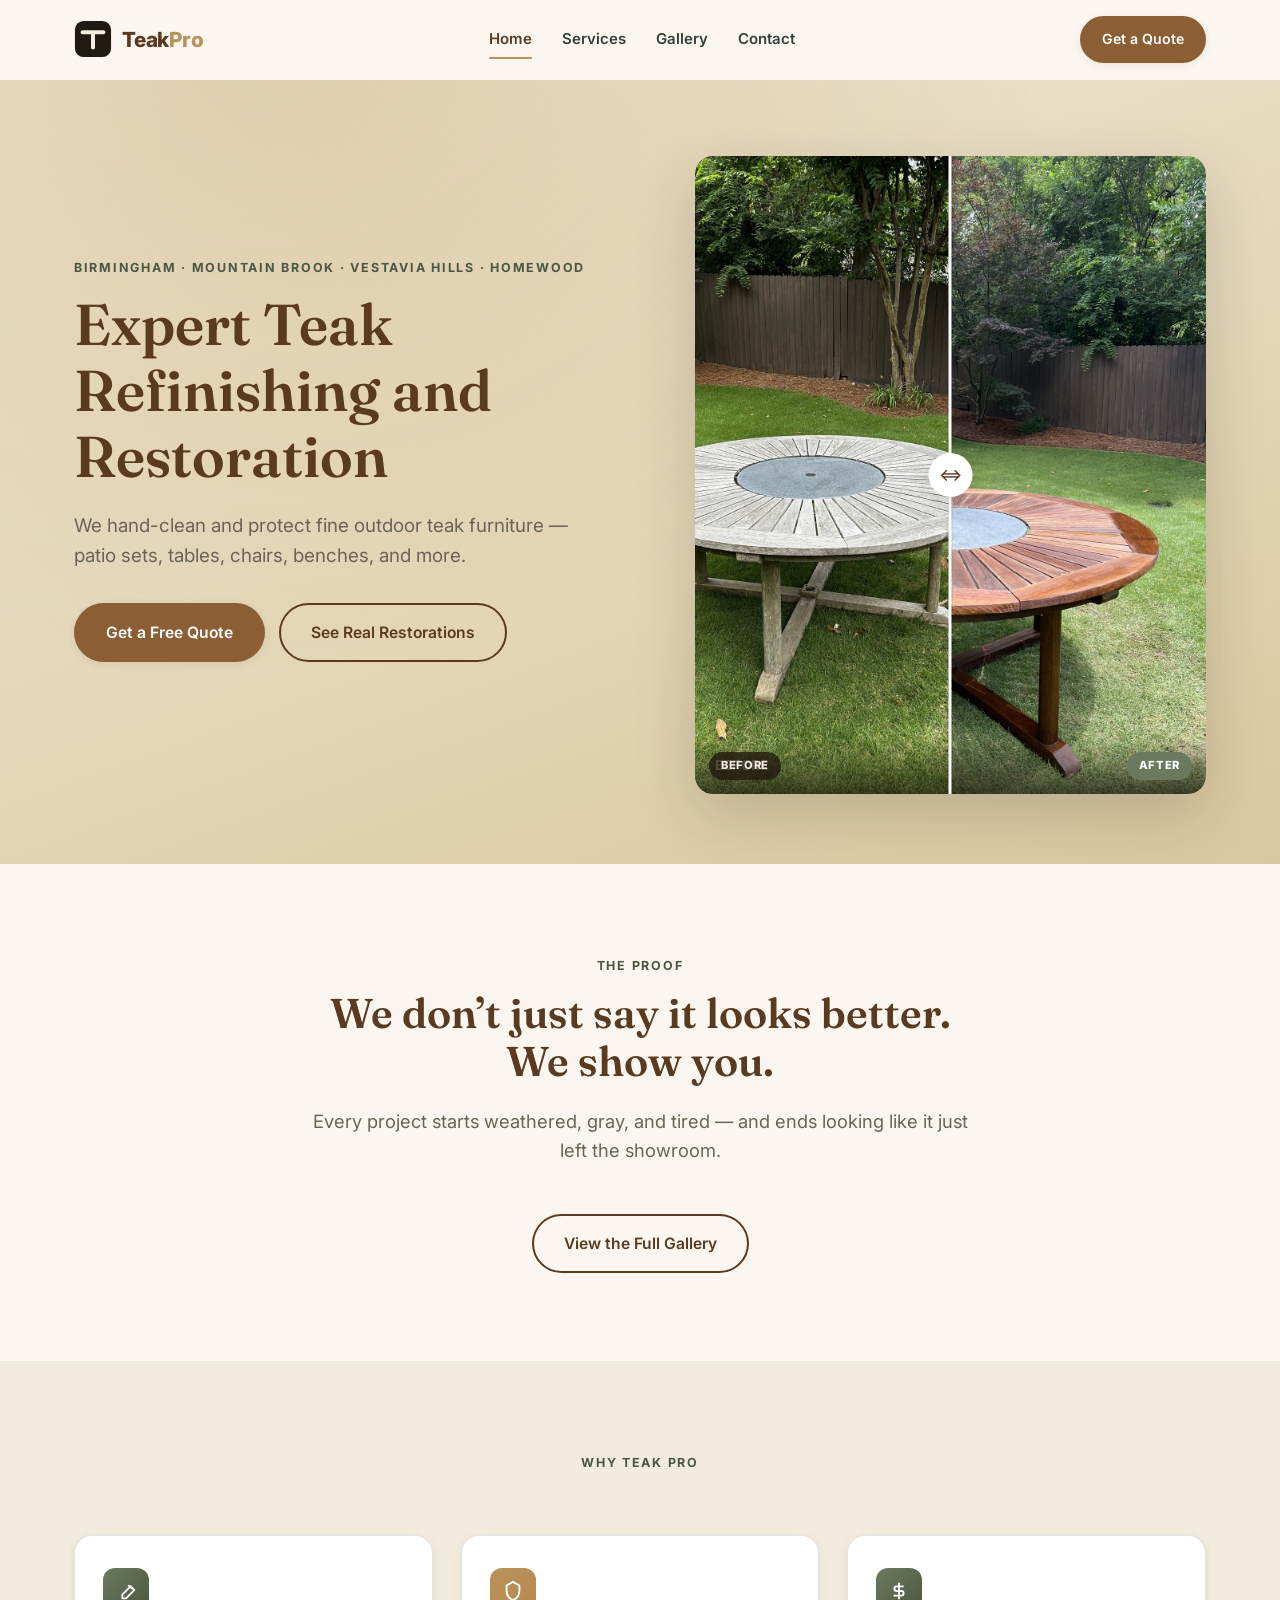
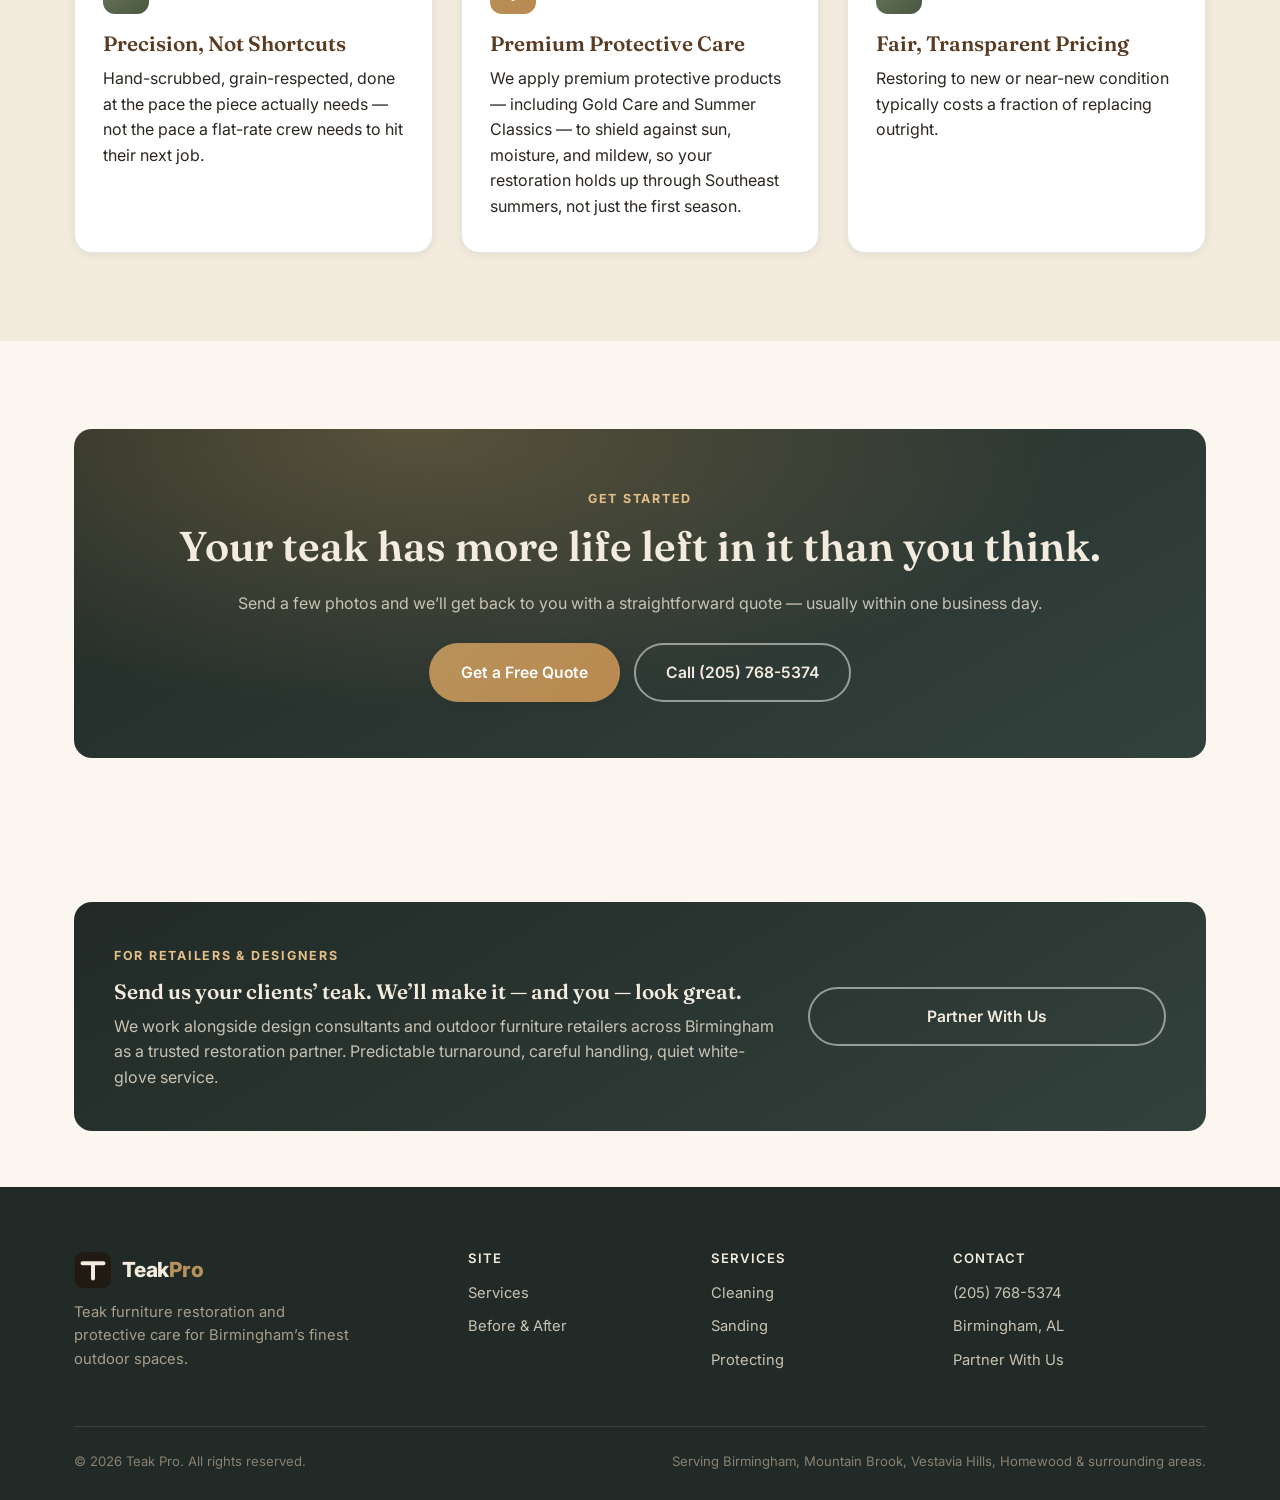
<file: index.html>
<!DOCTYPE html>
<html lang="en">
<head>
<meta charset="UTF-8">
<meta name="viewport" content="width=device-width, initial-scale=1.0">
<title>Teak Pro | Teak Furniture Restoration in Birmingham, AL</title>
<meta name="description" content="Teak Pro restores and protects high-end outdoor teak furniture in Birmingham, Mountain Brook, Vestavia Hills &amp; Homewood, AL. Detail-oriented hand cleaning and premium protective treatments. Restore, don't replace.">
<link rel="icon" type="image/svg+xml" href="images/favicon.svg">
<link rel="preconnect" href="https://fonts.googleapis.com">
<link rel="preconnect" href="https://fonts.gstatic.com" crossorigin>
<link href="https://fonts.googleapis.com/css2?family=Fraunces:ital,wght@0,500;0,600;0,700;1,500&family=Inter:wght@400;500;600;700;800&display=swap" rel="stylesheet">
<link rel="stylesheet" href="css/style.css">
</head>
<body>

<!-- ============ NAV ============ -->
<header class="nav">
  <div class="nav__inner">
    <a href="index.html" class="brand">
      <svg class="brand__mark" viewBox="0 0 40 40" xmlns="http://www.w3.org/2000/svg">
        <rect x="1" y="1" width="38" height="38" rx="9" fill="#211A12"/>
        <path d="M9 13h22M20 13v16" stroke="#F3ECDE" stroke-width="4.2" stroke-linecap="round"/>
      </svg>
      <span class="brand__name">Teak<span>Pro</span></span>
    </a>
    <nav class="nav__links" aria-label="Primary">
      <a href="index.html" class="is-active">Home</a>
      <a href="services.html">Services</a>
      <a href="gallery.html">Gallery</a>
      <!-- <a href="about.html">About</a> -->
      <a href="contact.html">Contact</a>
    </nav>
    <div class="nav__cta">
      <span class="nav__phone">(205) 768-5374</span>
      <a href="contact.html" class="btn btn--primary btn--sm">Get a Quote</a>
      <button class="nav__toggle" aria-label="Toggle menu" aria-expanded="false">
        <span></span><span></span><span></span>
      </button>
    </div>
  </div>
</header>

<!-- ============ HERO ============ -->
<section class="hero">
  <div class="container hero__inner">
    <div class="hero__copy">
      <span class="eyebrow">Birmingham · Mountain Brook · Vestavia Hills · Homewood</span>
      <h1 class="hero__title">Expert Teak Refinishing and Restoration</h1>
      <p class="hero__sub">We hand-clean and protect fine outdoor teak furniture &mdash; patio sets, tables, chairs, benches, and more.</p>
      <div class="hero__actions">
        <a href="contact.html" class="btn btn--primary">Get a Free Quote</a>
        <a href="gallery.html" class="btn btn--outline">See Real Restorations</a>
      </div>
    </div>
    <div class="hero__visual">
      <div class="compare" aria-label="Before and after slider: teak lazy susan table restoration">
        <div class="compare__after">
          <div class="photo-slot">
            <img src="images/hero/lazy-susan-after.jpg" alt="Restored teak table with stone lazy susan, after Teak Pro treatment" loading="eager">
            <span class="photo-slot__badge">AFTER &mdash; Lazy Susan Table</span>
          </div>
        </div>
        <div class="compare__before">
          <div class="compare__before-inner">
            <div class="photo-slot">
              <img src="images/hero/lazy-susan-before.jpg" alt="Weathered teak table with stone lazy susan, before Teak Pro treatment" loading="eager">
              <span class="photo-slot__badge">BEFORE</span>
            </div>
          </div>
        </div>
        <div class="compare__handle" role="slider" aria-label="Drag to compare" tabindex="0"></div>
        <span class="compare__label compare__label--before">Before</span>
        <span class="compare__label compare__label--after">After</span>
      </div>
    </div>
  </div>
</section>

<!-- ============ TRUST STRIP (hidden — uncomment to restore) ============ -->
<!--
<section class="section--tight" style="padding-top:36px;padding-bottom:36px;border-bottom:1px solid var(--line);">
  <div class="container">
    <div class="trust-strip" style="justify-content:center;">
      <span class="trust-pill"><svg viewBox="0 0 24 24" fill="none" stroke="currentColor" stroke-width="2"><path d="M12 2l3 6 7 1-5 5 1 7-6-3-6 3 1-7-5-5 7-1z"/></svg>Referral network with Summer Classics</span>
      <span class="trust-pill"><svg viewBox="0 0 24 24" fill="none" stroke="currentColor" stroke-width="2"><path d="M12 2l3 6 7 1-5 5 1 7-6-3-6 3 1-7-5-5 7-1z"/></svg>Mountain Brook &amp; Vestavia Hills favorite</span>
    </div>
  </div>
</section>
-->

<!-- ============ PROOF / GALLERY PREVIEW ============ -->
<section class="section" id="proof">
  <div class="container">
    <div class="section-head center mx-auto">
      <span class="eyebrow">The Proof</span>
      <h2>We don&rsquo;t just say it looks better. We show you.</h2>
      <p class="lede">Every project starts weathered, gray, and tired &mdash; and ends looking like it just left the showroom.</p>
    </div>

    <div class="text-center" style="margin-top:44px;">
      <a href="gallery.html" class="btn btn--outline">View the Full Gallery</a>
    </div>
  </div>
</section>

<!-- ============ VALUE PROPS ============ -->
<section class="section section--alt">
  <div class="container">
    <div class="section-head center mx-auto">
      <span class="eyebrow">Why Teak Pro</span>
    </div>
    <div class="grid-3">
      <div class="card">
        <div class="card__icon"><svg viewBox="0 0 24 24" fill="none" stroke="currentColor" stroke-width="2"><path d="M12 20l9-9-4-4-9 9v4h4zM14.5 5.5l4 4"/></svg></div>
        <h3>Precision, Not Shortcuts</h3>
        <p>Hand-scrubbed, grain-respected, done at the pace the piece actually needs &mdash; not the pace a flat-rate crew needs to hit their next job.</p>
      </div>
      <div class="card card--gold">
        <div class="card__icon"><svg viewBox="0 0 24 24" fill="none" stroke="currentColor" stroke-width="2"><path d="M12 2l7 4v6c0 5-3.5 8.5-7 10-3.5-1.5-7-5-7-10V6l7-4z"/></svg></div>
        <h3>Premium Protective Care</h3>
        <p>We apply premium protective products &mdash; including Gold Care and Summer Classics &mdash; to shield against sun, moisture, and mildew, so your restoration holds up through Southeast summers, not just the first season.</p>
      </div>
      <div class="card">
        <div class="card__icon"><svg viewBox="0 0 24 24" fill="none" stroke="currentColor" stroke-width="2"><path d="M12 3v18M17 7H9.5a2.5 2.5 0 000 5h5a2.5 2.5 0 010 5H6"/></svg></div>
        <h3>Fair, Transparent Pricing</h3>
        <p>Restoring to new or near-new condition typically costs a fraction of replacing outright.</p>
      </div>
    </div>
  </div>
</section>

<!-- ============ PROCESS (hidden — uncomment to restore) ============ -->
<!--
<section class="section">
  <div class="container">
    <div class="section-head center mx-auto">
      <span class="eyebrow">How It Works</span>
      <h2>Three steps from weathered to warm again.</h2>
    </div>
    <div class="steps">
      <div class="step">
        <div class="step__num">01</div>
        <h3>Assess &amp; Quote</h3>
        <p>We look at the piece (or photos), talk through condition and goals, and send a real, scope-based quote.</p>
      </div>
      <div class="step">
        <div class="step__num">02</div>
        <h3>Clean</h3>
        <p>Deep, hand-scrubbed clean to lift years of gray, mildew, and grime without damaging the wood or wicker underneath. Sanding is added on top of this step only for pieces that actually need it.</p>
      </div>
      <div class="step">
        <div class="step__num">03</div>
        <h3>Protect</h3>
        <p>A premium protective coat &mdash; Gold Care, Summer Classics, or another trusted product suited to your piece &mdash; locks in the finish against sun and moisture, extending the life of the restoration.</p>
      </div>
    </div>
  </div>
</section>
-->

<!-- ============ CTA BAND ============ -->
<section class="section">
  <div class="container">
    <div class="cta-band">
      <span class="eyebrow">Get Started</span>
      <h2>Your teak has more life left in it than you think.</h2>
      <p>Send a few photos and we&rsquo;ll get back to you with a straightforward quote &mdash; usually within one business day.</p>
      <div class="btn-row">
        <a href="contact.html" class="btn btn--gold">Get a Free Quote</a>
        <a href="tel:+12057685374" class="btn btn--ghost-light">Call (205) 768-5374</a>
      </div>
    </div>
  </div>
</section>

<!-- ============ PARTNER TEASER ============ -->
<section class="section--tight">
  <div class="container">
    <div class="partner-banner">
      <div>
        <span class="eyebrow" style="color:var(--gold-light);">For Retailers &amp; Designers</span>
        <h3>Send us your clients&rsquo; teak. We&rsquo;ll make it &mdash; and you &mdash; look great.</h3>
        <p>We work alongside design consultants and outdoor furniture retailers across Birmingham as a trusted restoration partner. Predictable turnaround, careful handling, quiet white-glove service.</p>
      </div>
      <a href="contact.html#partners" class="btn btn--ghost-light btn--block">Partner With Us</a>
    </div>
  </div>
</section>

<!-- ============ FOOTER ============ -->
<footer class="footer">
  <div class="container">
    <div class="footer__grid">
      <div>
        <a href="index.html" class="brand">
          <svg class="brand__mark" viewBox="0 0 40 40" xmlns="http://www.w3.org/2000/svg">
            <rect x="1" y="1" width="38" height="38" rx="9" fill="#211A12"/>
            <path d="M9 13h22M20 13v16" stroke="#F3ECDE" stroke-width="4.2" stroke-linecap="round"/>
          </svg>
          <span class="brand__name">Teak<span>Pro</span></span>
        </a>
        <p class="footer__tag">Teak furniture restoration and protective care for Birmingham&rsquo;s finest outdoor spaces.</p>
      </div>
      <div>
        <h4>Site</h4>
        <ul>
          <li><a href="services.html">Services</a></li>
          <li><a href="gallery.html">Before &amp; After</a></li>
          <!-- <li><a href="about.html">About</a></li> -->
        </ul>
      </div>
      <div>
        <h4>Services</h4>
        <ul>
          <li><a href="services.html#cleaning">Cleaning</a></li>
          <li><a href="services.html#sanding">Sanding</a></li>
          <li><a href="services.html#protecting">Protecting</a></li>
        </ul>
      </div>
      <div>
        <h4>Contact</h4>
        <ul>
          <li><a href="tel:+12057685374">(205) 768-5374</a></li>
          <li>Birmingham, AL</li>
          <li><a href="contact.html#partners">Partner With Us</a></li>
        </ul>
      </div>
    </div>
    <div class="footer__bottom">
      <span>&copy; <span data-year></span> Teak Pro. All rights reserved.</span>
      <span>Serving Birmingham, Mountain Brook, Vestavia Hills, Homewood &amp; surrounding areas.</span>
    </div>
  </div>
</footer>

<script src="js/main.js"></script>
</body>
</html>
</file>
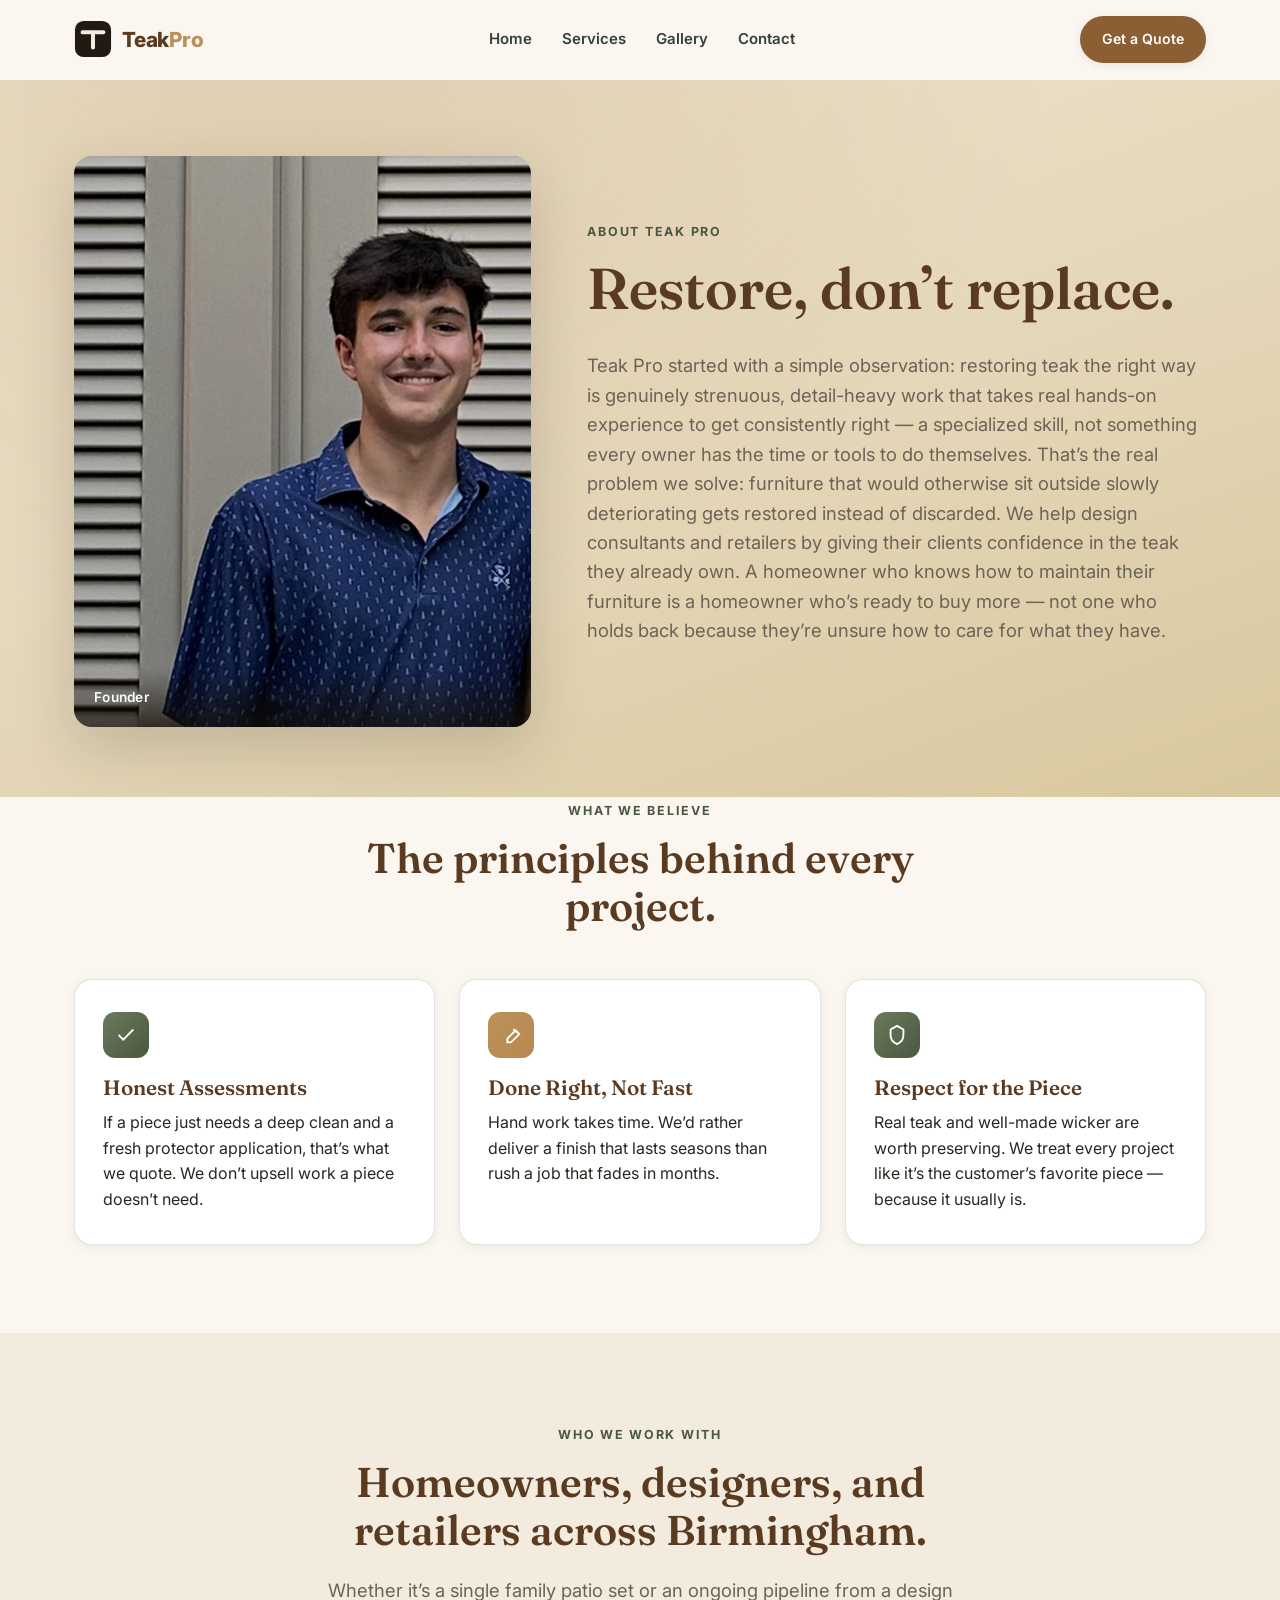
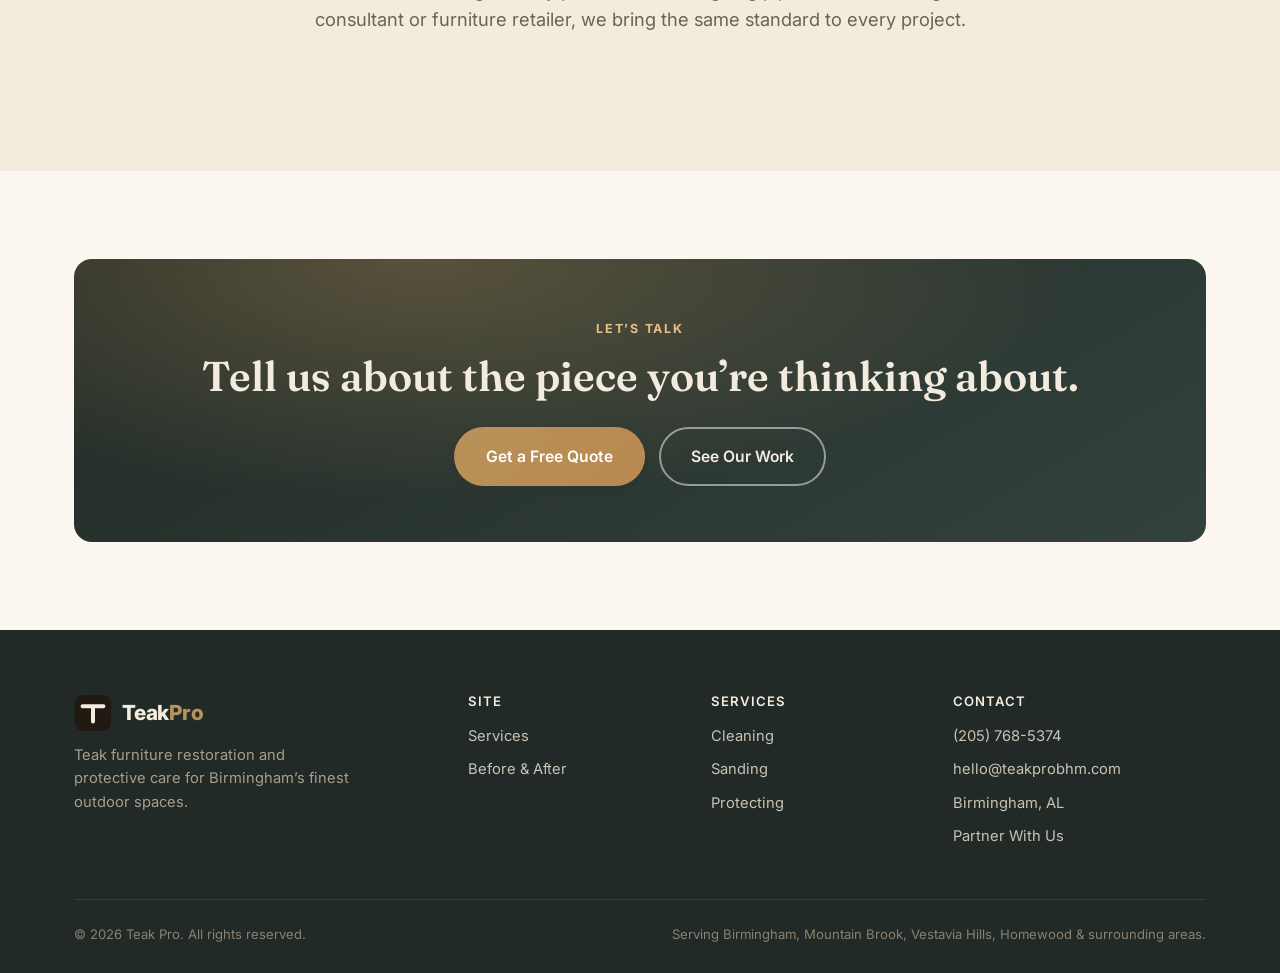
<file: about.html>
<!DOCTYPE html>
<html lang="en">
<head>
<meta charset="UTF-8">
<meta name="viewport" content="width=device-width, initial-scale=1.0">
<title>About Teak Pro | Birmingham Teak Restoration</title>
<meta name="description" content="Teak Pro is a Birmingham-based teak furniture restoration business built on craftsmanship, honesty, and respect for furniture worth keeping.">
<link rel="icon" type="image/svg+xml" href="images/favicon.svg">
<link rel="preconnect" href="https://fonts.googleapis.com">
<link rel="preconnect" href="https://fonts.gstatic.com" crossorigin>
<link href="https://fonts.googleapis.com/css2?family=Fraunces:ital,wght@0,500;0,600;0,700;1,500&family=Inter:wght@400;500;600;700;800&display=swap" rel="stylesheet">
<link rel="stylesheet" href="css/style.css">
</head>
<body>

<header class="nav">
  <div class="nav__inner">
    <a href="index.html" class="brand">
      <svg class="brand__mark" viewBox="0 0 40 40" xmlns="http://www.w3.org/2000/svg">
        <rect x="1" y="1" width="38" height="38" rx="9" fill="#211A12"/>
        <path d="M9 13h22M20 13v16" stroke="#F3ECDE" stroke-width="4.2" stroke-linecap="round"/>
      </svg>
      <span class="brand__name">Teak<span>Pro</span></span>
    </a>
    <nav class="nav__links" aria-label="Primary">
      <a href="index.html">Home</a>
      <a href="services.html">Services</a>
      <a href="gallery.html">Gallery</a>
      <!-- <a href="about.html" class="is-active">About</a> -->
      <a href="contact.html">Contact</a>
    </nav>
    <div class="nav__cta">
      <span class="nav__phone">(205) 768-5374</span>
      <a href="contact.html" class="btn btn--primary btn--sm">Get a Quote</a>
      <button class="nav__toggle" aria-label="Toggle menu" aria-expanded="false">
        <span></span><span></span><span></span>
      </button>
    </div>
  </div>
</header>

<section class="hero" style="padding-bottom:70px;">
  <div class="container">
    <div class="about-hero">
      <div class="photo-slot">
        <img src="images/about/founder.jpg" alt="Teak Pro founder at work on a restoration project" loading="eager">
        <span class="photo-slot__badge">Founder</span>
      </div>
      <div>
        <span class="eyebrow">About Teak Pro</span>
        <h1>Restore, don&rsquo;t replace.</h1>
        <p class="lede">Teak Pro started with a simple observation: restoring teak the right way is genuinely strenuous, detail-heavy work that takes real hands-on experience to get consistently right &mdash; a specialized skill, not something every owner has the time or tools to do themselves. That&rsquo;s the real problem we solve: furniture that would otherwise sit outside slowly deteriorating gets restored instead of discarded. We help design consultants and retailers by giving their clients confidence in the teak they already own. A homeowner who knows how to maintain their furniture is a homeowner who&rsquo;s ready to buy more &mdash; not one who holds back because they&rsquo;re unsure how to care for what they have.</p>
      </div>
    </div>
  </div>
</section>

<section class="section" style="padding-top:0;">
  <div class="container">
    <div class="section-head center mx-auto">
      <span class="eyebrow">What We Believe</span>
      <h2>The principles behind every project.</h2>
    </div>
    <div class="values-grid">
      <div class="card">
        <div class="card__icon"><svg viewBox="0 0 24 24" fill="none" stroke="currentColor" stroke-width="2"><path d="M20 6L9 17l-5-5"/></svg></div>
        <h3>Honest Assessments</h3>
        <p>If a piece just needs a deep clean and a fresh protector application, that&rsquo;s what we quote. We don&rsquo;t upsell work a piece doesn&rsquo;t need.</p>
      </div>
      <div class="card card--gold">
        <div class="card__icon"><svg viewBox="0 0 24 24" fill="none" stroke="currentColor" stroke-width="2"><path d="M12 20l9-9-4-4-9 9v4h4zM14.5 5.5l4 4"/></svg></div>
        <h3>Done Right, Not Fast</h3>
        <p>Hand work takes time. We&rsquo;d rather deliver a finish that lasts seasons than rush a job that fades in months.</p>
      </div>
      <div class="card">
        <div class="card__icon"><svg viewBox="0 0 24 24" fill="none" stroke="currentColor" stroke-width="2"><path d="M12 2l7 4v6c0 5-3.5 8.5-7 10-3.5-1.5-7-5-7-10V6l7-4z"/></svg></div>
        <h3>Respect for the Piece</h3>
        <p>Real teak and well-made wicker are worth preserving. We treat every project like it&rsquo;s the customer&rsquo;s favorite piece &mdash; because it usually is.</p>
      </div>
    </div>
  </div>
</section>

<section class="section section--alt">
  <div class="container">
    <div class="section-head center mx-auto">
      <span class="eyebrow">Who We Work With</span>
      <h2>Homeowners, designers, and retailers across Birmingham.</h2>
      <p class="lede">Whether it&rsquo;s a single family patio set or an ongoing pipeline from a design consultant or furniture retailer, we bring the same standard to every project.</p>
    </div>
  </div>
</section>

<section class="section">
  <div class="container">
    <div class="cta-band">
      <span class="eyebrow">Let&rsquo;s Talk</span>
      <h2>Tell us about the piece you&rsquo;re thinking about.</h2>
      <div class="btn-row">
        <a href="contact.html" class="btn btn--gold">Get a Free Quote</a>
        <a href="gallery.html" class="btn btn--ghost-light">See Our Work</a>
      </div>
    </div>
  </div>
</section>

<footer class="footer">
  <div class="container">
    <div class="footer__grid">
      <div>
        <a href="index.html" class="brand">
          <svg class="brand__mark" viewBox="0 0 40 40" xmlns="http://www.w3.org/2000/svg">
            <rect x="1" y="1" width="38" height="38" rx="9" fill="#211A12"/>
            <path d="M9 13h22M20 13v16" stroke="#F3ECDE" stroke-width="4.2" stroke-linecap="round"/>
          </svg>
          <span class="brand__name">Teak<span>Pro</span></span>
        </a>
        <p class="footer__tag">Teak furniture restoration and protective care for Birmingham&rsquo;s finest outdoor spaces.</p>
      </div>
      <div>
        <h4>Site</h4>
        <ul>
          <li><a href="services.html">Services</a></li>
          <li><a href="gallery.html">Before &amp; After</a></li>
          <!-- <li><a href="about.html">About</a></li> -->
        </ul>
      </div>
      <div>
        <h4>Services</h4>
        <ul>
          <li><a href="services.html#cleaning">Cleaning</a></li>
          <li><a href="services.html#sanding">Sanding</a></li>
          <li><a href="services.html#protecting">Protecting</a></li>
        </ul>
      </div>
      <div>
        <h4>Contact</h4>
        <ul>
          <li><a href="tel:+12057685374">(205) 768-5374</a></li>
          <li><a href="mailto:hello@teakprobhm.com">hello@teakprobhm.com</a></li>
          <li>Birmingham, AL</li>
          <li><a href="contact.html#partners">Partner With Us</a></li>
        </ul>
      </div>
    </div>
    <div class="footer__bottom">
      <span>&copy; <span data-year></span> Teak Pro. All rights reserved.</span>
      <span>Serving Birmingham, Mountain Brook, Vestavia Hills, Homewood &amp; surrounding areas.</span>
    </div>
  </div>
</footer>

<script src="js/main.js"></script>
</body>
</html>
</file>
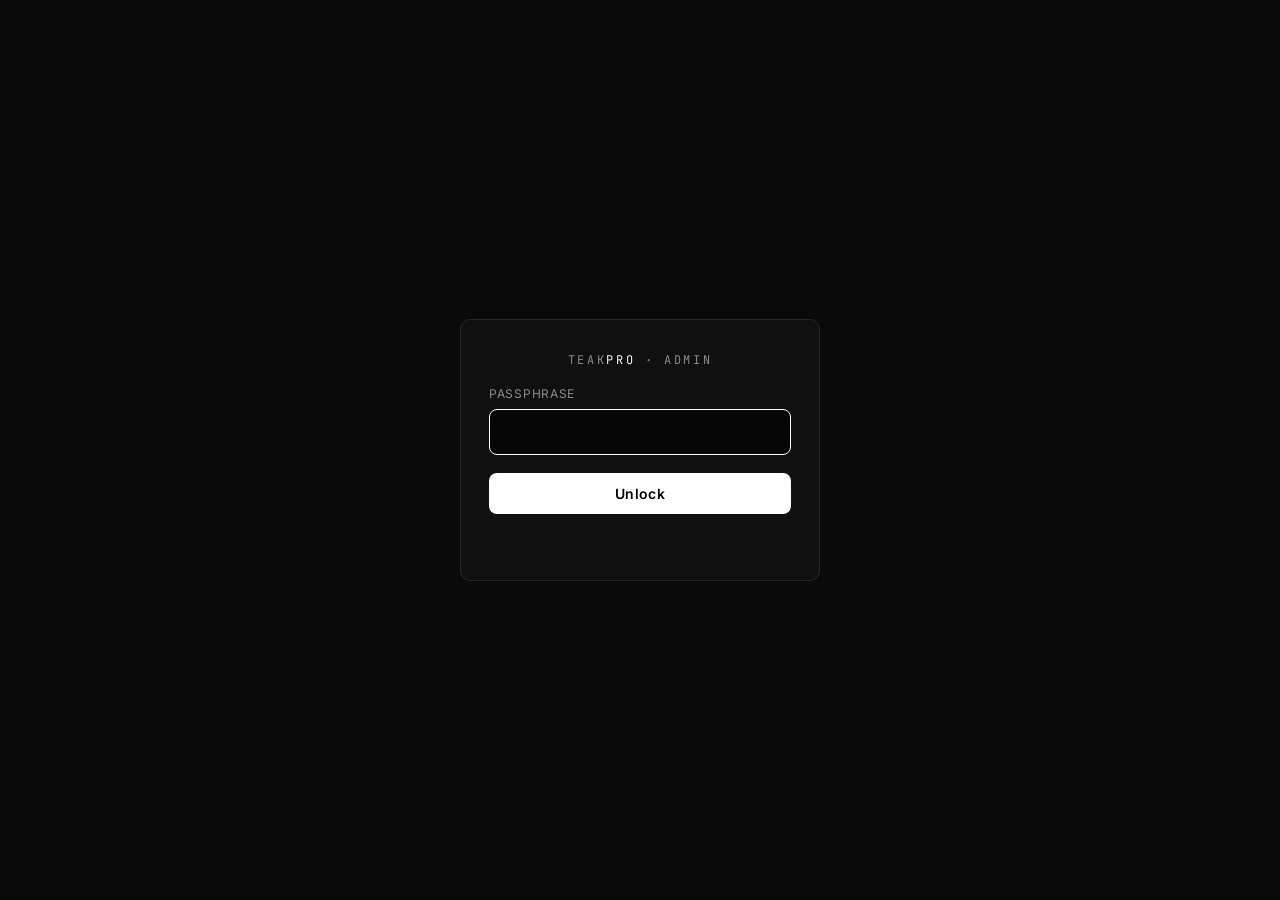
<file: admin-estimate.html>
<!DOCTYPE html>
<html lang="en">
<head>
  <meta charset="UTF-8" />
  <meta name="viewport" content="width=device-width, initial-scale=1.0" />
  <meta name="robots" content="noindex, nofollow" />
  <title>Estimator — Admin</title>
  <link rel="preconnect" href="https://fonts.googleapis.com" />
  <link rel="preconnect" href="https://fonts.gstatic.com" crossorigin />
  <link href="https://fonts.googleapis.com/css2?family=Inter:wght@300;400;500;600&family=JetBrains+Mono:wght@400;500;700&display=swap" rel="stylesheet" />
  <link rel="stylesheet" href="css/admin.css" />
</head>
<body class="adm">
  <!-- Password gate -->
  <div class="adm-gate" id="gate">
    <form class="adm-gate__box" id="gate-form" autocomplete="off">
      <div class="adm-gate__brand">TEAK<span>PRO</span> · ADMIN</div>
      <label class="adm-field">
        <span class="adm-field__label">Passphrase</span>
        <input type="password" id="gate-input" class="adm-input" autocomplete="off" spellcheck="false" />
      </label>
      <button type="submit" class="adm-btn">Unlock</button>
      <p class="adm-gate__err" id="gate-err" aria-live="polite"></p>
    </form>
  </div>

  <!-- Estimator (revealed after unlock) -->
  <main class="adm-app" id="app" hidden>
    <header class="adm-head">
      <h1 class="adm-title">Price Estimator</h1>
      <p class="adm-sub">Internal ballpark tool · linear model</p>
    </header>

    <section class="adm-grid">
      <label class="adm-field">
        <span class="adm-field__label">Hours</span>
        <input type="number" id="f-hours" class="adm-input" step="0.25" min="0" value="0" />
      </label>

      <label class="adm-field">
        <span class="adm-field__label">Age <em>(years)</em></span>
        <input type="number" id="f-age" class="adm-input" step="0.5" min="0" value="0" />
      </label>

      <label class="adm-field">
        <span class="adm-field__label">Set quality <em>(1–5)</em></span>
        <input type="number" id="f-quality" class="adm-input" step="0.25" min="0" max="5" value="0" />
      </label>

      <label class="adm-field">
        <span class="adm-field__label">Pieces <em>(total)</em></span>
        <input type="number" id="f-pieces" class="adm-input" step="1" min="0" value="0" />
      </label>

      <div class="adm-field adm-field--toggle">
        <span class="adm-field__label">Referred</span>
        <button type="button" id="f-referred" class="adm-toggle" role="switch" aria-checked="false" data-on="0">
          <span class="adm-toggle__track"><span class="adm-toggle__thumb"></span></span>
          <span class="adm-toggle__val">No</span>
        </button>
      </div>
    </section>

    <section class="adm-out">
      <span class="adm-out__label">Estimated price</span>
      <div class="adm-out__value" id="price">$0</div>
    </section>

    <footer class="adm-foot">
      <button type="button" class="adm-link" id="lock-btn">Lock</button>
    </footer>
  </main>

  <script src="js/admin.js"></script>
</body>
</html>
</file>
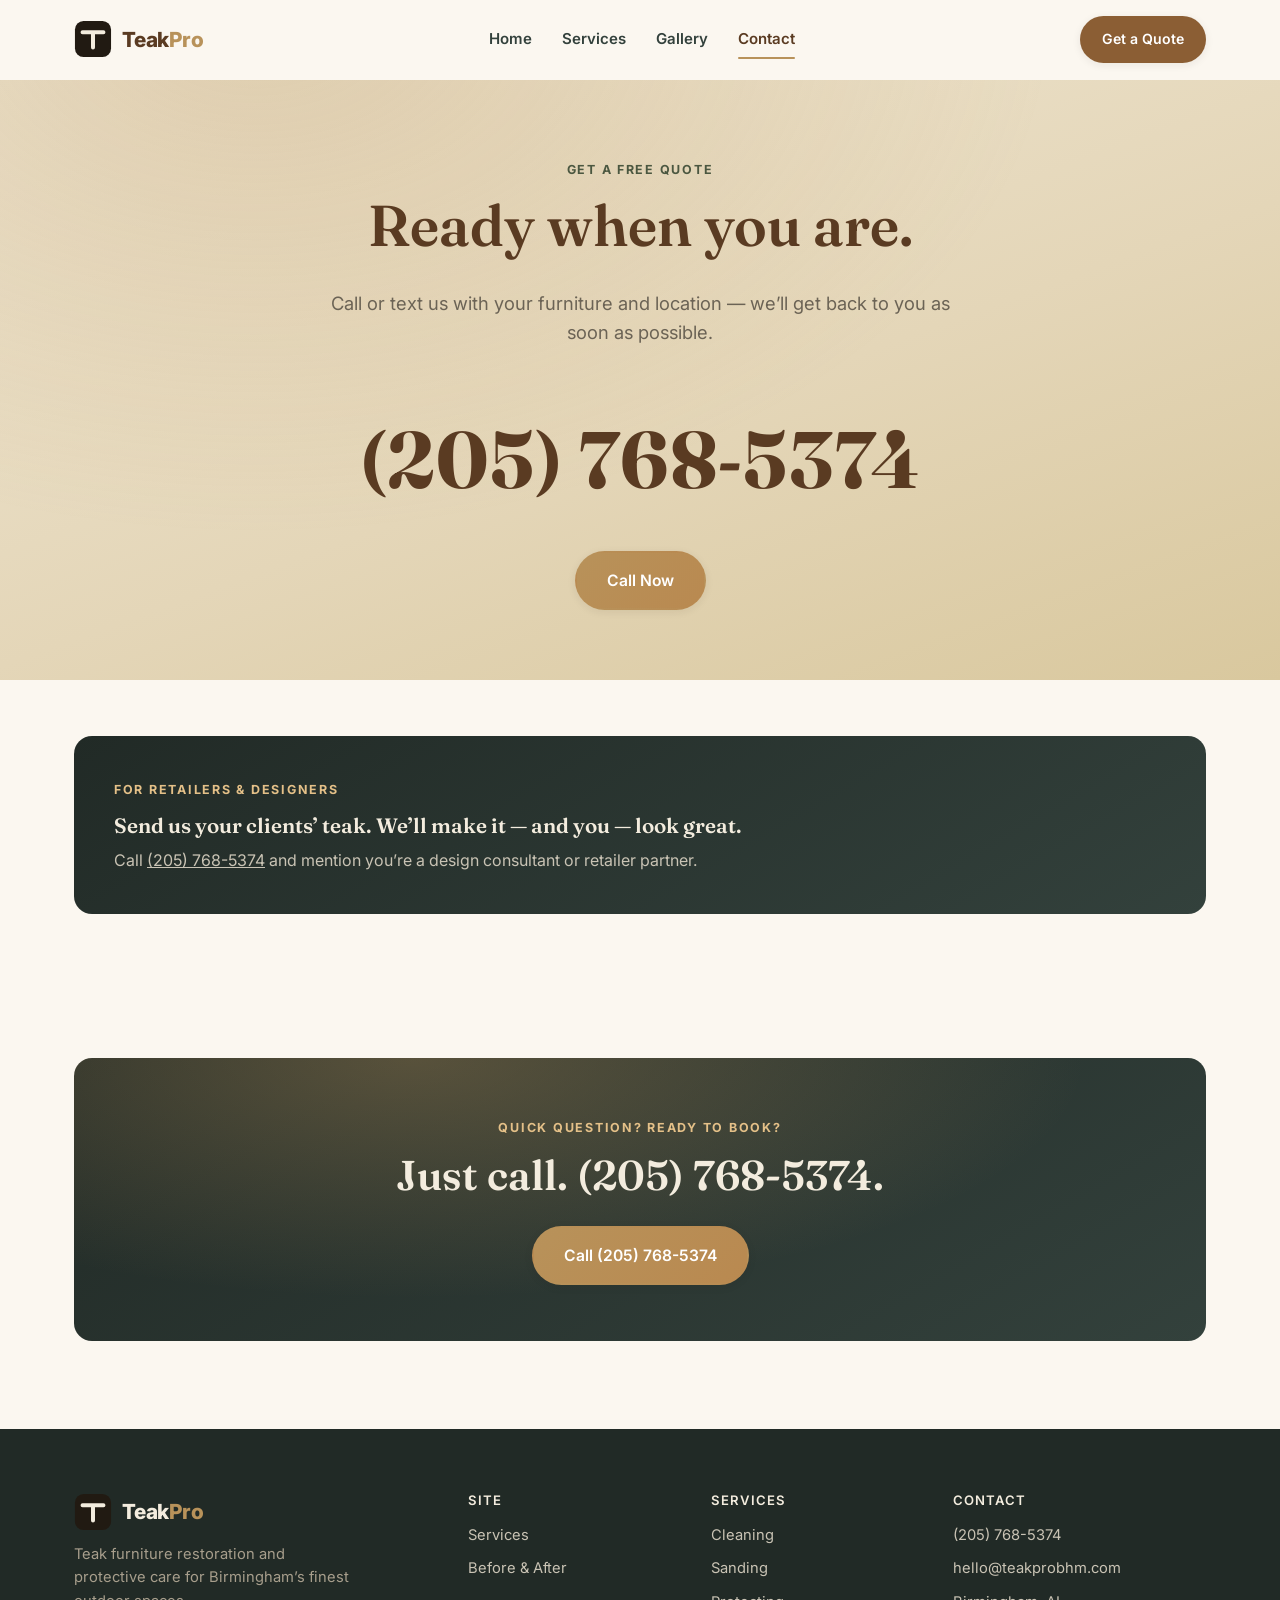
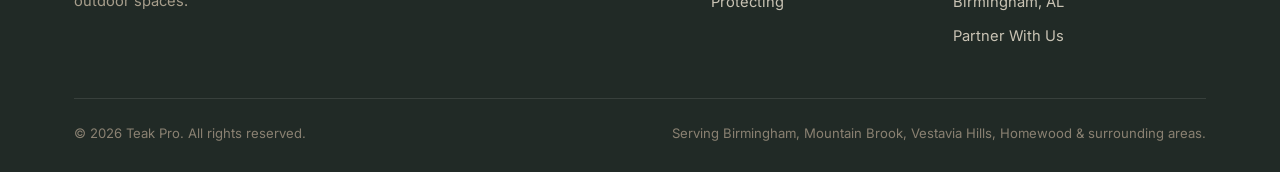
<file: contact.html>
<!DOCTYPE html>
<html lang="en">
<head>
<meta charset="UTF-8">
<meta name="viewport" content="width=device-width, initial-scale=1.0">
<title>Contact &amp; Free Quote | Teak Pro Birmingham</title>
<meta name="description" content="Call or text Teak Pro at (205) 768-5374 for a free teak furniture restoration quote in Birmingham, Mountain Brook, Vestavia Hills, Homewood &amp; surrounding areas.">
<link rel="icon" type="image/svg+xml" href="images/favicon.svg">
<link rel="preconnect" href="https://fonts.googleapis.com">
<link rel="preconnect" href="https://fonts.gstatic.com" crossorigin>
<link href="https://fonts.googleapis.com/css2?family=Fraunces:ital,wght@0,500;0,600;0,700;1,500&family=Inter:wght@400;500;600;700;800&display=swap" rel="stylesheet">
<link rel="stylesheet" href="css/style.css">
</head>
<body>

<header class="nav">
  <div class="nav__inner">
    <a href="index.html" class="brand">
      <svg class="brand__mark" viewBox="0 0 40 40" xmlns="http://www.w3.org/2000/svg">
        <rect x="1" y="1" width="38" height="38" rx="9" fill="#211A12"/>
        <path d="M9 13h22M20 13v16" stroke="#F3ECDE" stroke-width="4.2" stroke-linecap="round"/>
      </svg>
      <span class="brand__name">Teak<span>Pro</span></span>
    </a>
    <nav class="nav__links" aria-label="Primary">
      <a href="index.html">Home</a>
      <a href="services.html">Services</a>
      <a href="gallery.html">Gallery</a>
      <!-- <a href="about.html">About</a> -->
      <a href="contact.html" class="is-active">Contact</a>
    </nav>
    <div class="nav__cta">
      <span class="nav__phone">(205) 768-5374</span>
      <a href="contact.html" class="btn btn--primary btn--sm">Get a Quote</a>
      <button class="nav__toggle" aria-label="Toggle menu" aria-expanded="false">
        <span></span><span></span><span></span>
      </button>
    </div>
  </div>
</header>

<section class="hero" style="padding-bottom:70px;">
  <div class="container">
    <div class="section-head center mx-auto" style="max-width:640px;">
      <span class="eyebrow">Get a Free Quote</span>
      <h1>Ready when you are.</h1>
      <p class="lede">Call or text us with your furniture and location &mdash; we&rsquo;ll get back to you as soon as possible.</p>
    </div>
    <div class="text-center">
      <a href="tel:+12057685374" class="big-phone">(205) 768-5374</a>
      <div class="btn-row" style="display:flex;justify-content:center;gap:14px;flex-wrap:wrap;margin-top:28px;">
        <a href="tel:+12057685374" class="btn btn--gold">Call Now</a>
      </div>
    </div>
  </div>
</section>

<section class="section--tight" id="partners">
  <div class="container">
    <div class="partner-banner">
      <div>
        <span class="eyebrow" style="color:var(--gold-light);">For Retailers &amp; Designers</span>
        <h3>Send us your clients&rsquo; teak. We&rsquo;ll make it &mdash; and you &mdash; look great.</h3>
        <p>Call <a href="tel:+12057685374" style="text-decoration:underline;">(205) 768-5374</a> and mention you&rsquo;re a design consultant or retailer partner.</p>
      </div>
    </div>
  </div>
</section>

<section class="section">
  <div class="container">
    <div class="cta-band">
      <span class="eyebrow">Quick Question? Ready to Book?</span>
      <h2>Just call. (205) 768-5374.</h2>
      <div class="btn-row">
        <a href="tel:+12057685374" class="btn btn--gold">Call (205) 768-5374</a>
      </div>
    </div>
  </div>
</section>

<footer class="footer">
  <div class="container">
    <div class="footer__grid">
      <div>
        <a href="index.html" class="brand">
          <svg class="brand__mark" viewBox="0 0 40 40" xmlns="http://www.w3.org/2000/svg">
            <rect x="1" y="1" width="38" height="38" rx="9" fill="#211A12"/>
            <path d="M9 13h22M20 13v16" stroke="#F3ECDE" stroke-width="4.2" stroke-linecap="round"/>
          </svg>
          <span class="brand__name">Teak<span>Pro</span></span>
        </a>
        <p class="footer__tag">Teak furniture restoration and protective care for Birmingham&rsquo;s finest outdoor spaces.</p>
      </div>
      <div>
        <h4>Site</h4>
        <ul>
          <li><a href="services.html">Services</a></li>
          <li><a href="gallery.html">Before &amp; After</a></li>
          <!-- <li><a href="about.html">About</a></li> -->
        </ul>
      </div>
      <div>
        <h4>Services</h4>
        <ul>
          <li><a href="services.html#cleaning">Cleaning</a></li>
          <li><a href="services.html#sanding">Sanding</a></li>
          <li><a href="services.html#protecting">Protecting</a></li>
        </ul>
      </div>
      <div>
        <h4>Contact</h4>
        <ul>
          <li><a href="tel:+12057685374">(205) 768-5374</a></li>
          <li><a href="mailto:hello@teakprobhm.com">hello@teakprobhm.com</a></li>
          <li>Birmingham, AL</li>
          <li><a href="contact.html#partners">Partner With Us</a></li>
        </ul>
      </div>
    </div>
    <div class="footer__bottom">
      <span>&copy; <span data-year></span> Teak Pro. All rights reserved.</span>
      <span>Serving Birmingham, Mountain Brook, Vestavia Hills, Homewood &amp; surrounding areas.</span>
    </div>
  </div>
</footer>

<script src="js/main.js"></script>
</body>
</html>
</file>
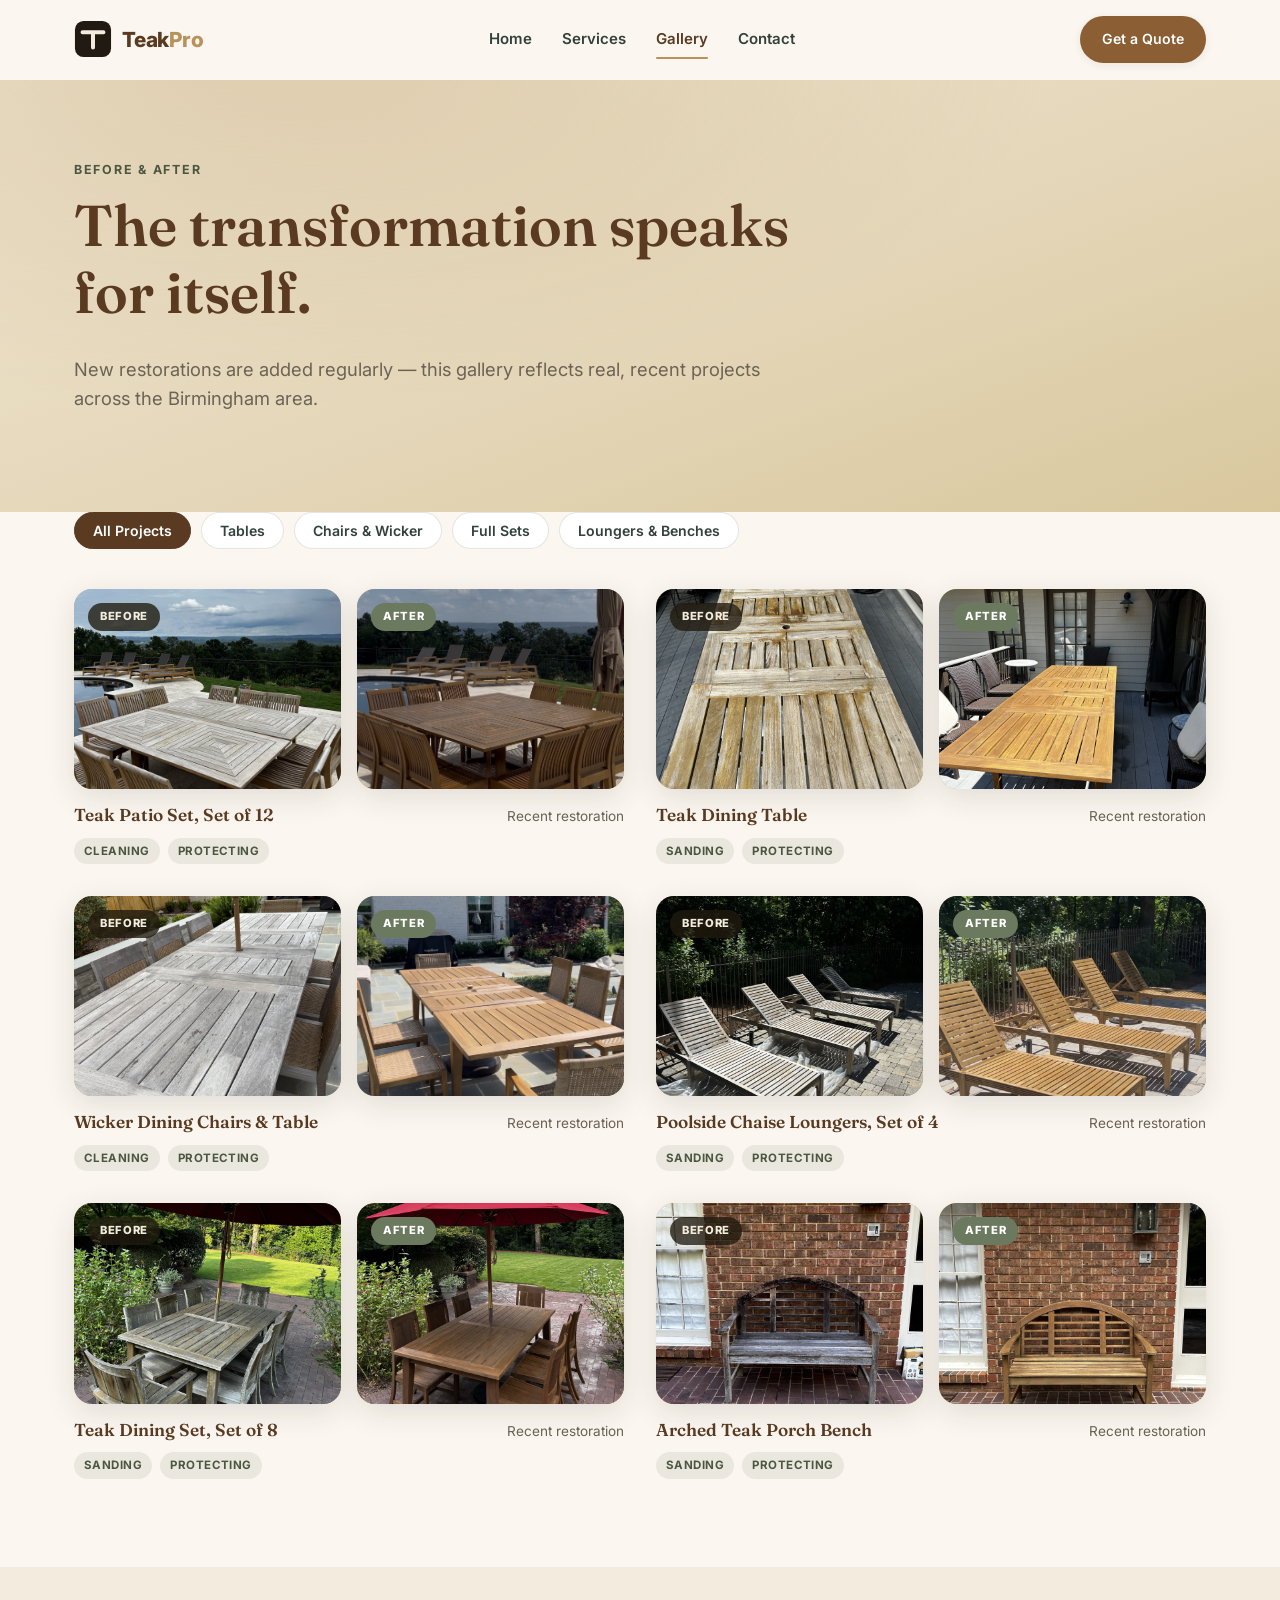
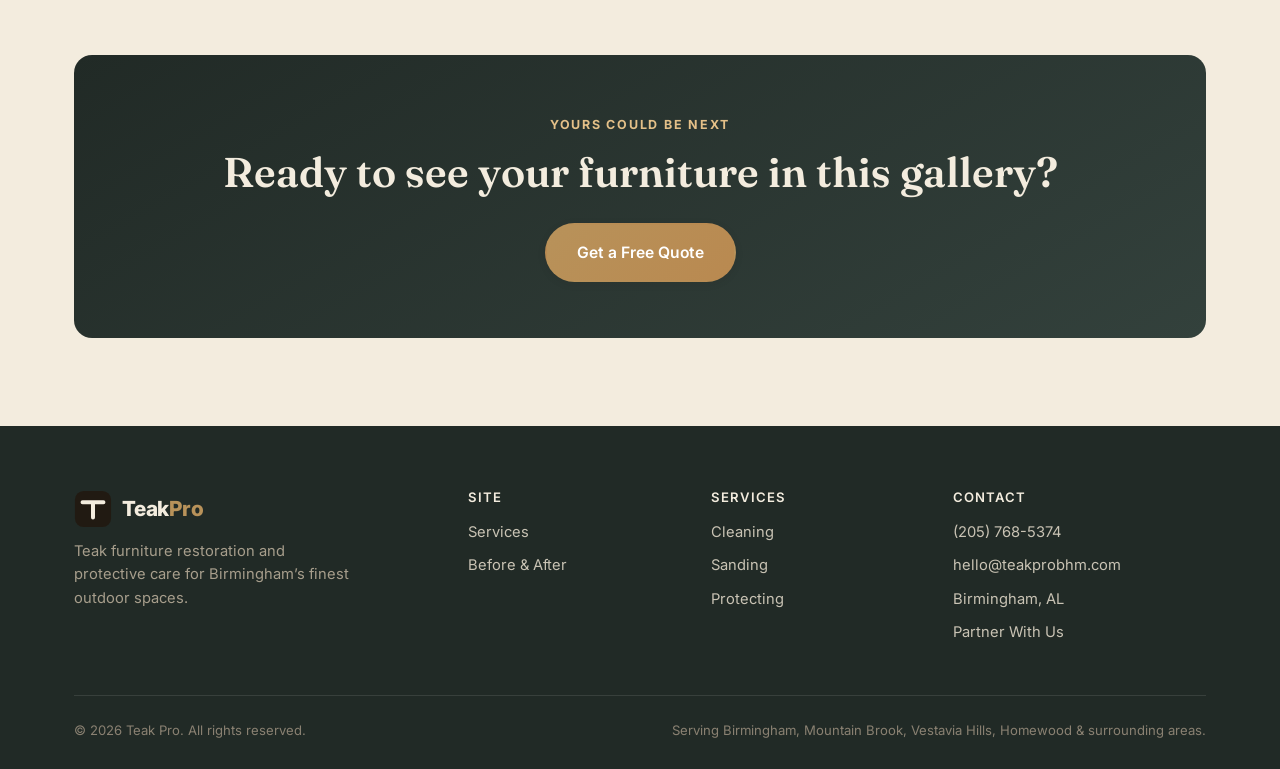
<file: gallery.html>
<!DOCTYPE html>
<html lang="en">
<head>
<meta charset="UTF-8">
<meta name="viewport" content="width=device-width, initial-scale=1.0">
<title>Before &amp; After Gallery | Teak Pro Birmingham</title>
<meta name="description" content="See real teak furniture restorations from Teak Pro &mdash; before and after photos of tables, chairs, wicker, and full outdoor sets restored for Birmingham-area homes.">
<link rel="icon" type="image/svg+xml" href="images/favicon.svg">
<link rel="preconnect" href="https://fonts.googleapis.com">
<link rel="preconnect" href="https://fonts.gstatic.com" crossorigin>
<link href="https://fonts.googleapis.com/css2?family=Fraunces:ital,wght@0,500;0,600;0,700;1,500&family=Inter:wght@400;500;600;700;800&display=swap" rel="stylesheet">
<link rel="stylesheet" href="css/style.css">
</head>
<body>

<header class="nav">
  <div class="nav__inner">
    <a href="index.html" class="brand">
      <svg class="brand__mark" viewBox="0 0 40 40" xmlns="http://www.w3.org/2000/svg">
        <rect x="1" y="1" width="38" height="38" rx="9" fill="#211A12"/>
        <path d="M9 13h22M20 13v16" stroke="#F3ECDE" stroke-width="4.2" stroke-linecap="round"/>
      </svg>
      <span class="brand__name">Teak<span>Pro</span></span>
    </a>
    <nav class="nav__links" aria-label="Primary">
      <a href="index.html">Home</a>
      <a href="services.html">Services</a>
      <a href="gallery.html" class="is-active">Gallery</a>
      <!-- <a href="about.html">About</a> -->
      <a href="contact.html">Contact</a>
    </nav>
    <div class="nav__cta">
      <span class="nav__phone">(205) 768-5374</span>
      <a href="contact.html" class="btn btn--primary btn--sm">Get a Quote</a>
      <button class="nav__toggle" aria-label="Toggle menu" aria-expanded="false">
        <span></span><span></span><span></span>
      </button>
    </div>
  </div>
</header>

<section class="hero" style="padding-bottom:50px;">
  <div class="container">
    <div class="section-head" style="max-width:720px;">
      <span class="eyebrow">Before &amp; After</span>
      <h1>The transformation speaks for itself.</h1>
      <p class="lede">New restorations are added regularly &mdash; this gallery reflects real, recent projects across the Birmingham area.</p>
    </div>
  </div>
</section>

<section class="section" style="padding-top:0;">
  <div class="container">

    <div class="filter-bar">
      <button class="is-active" data-filter="all">All Projects</button>
      <button data-filter="tables">Tables</button>
      <button data-filter="chairs">Chairs &amp; Wicker</button>
      <button data-filter="sets">Full Sets</button>
      <button data-filter="loungers">Loungers &amp; Benches</button>
    </div>

    <div class="gallery-grid">

      <!-- Full Set -->
      <div class="gallery-item" data-tags="sets tables">
        <div class="before-after" aria-label="Before and after: square dining table and chairs">
          <div class="photo-slot">
            <img src="images/gallery/estate-table-before.jpg" alt="Weathered teak dining table and chairs, before" loading="lazy">
            <span class="photo-slot--tag before">Before</span>
          </div>
          <div class="photo-slot">
            <img src="images/gallery/estate-table-after.jpg" alt="Restored teak dining table and chairs, after" loading="lazy">
            <span class="photo-slot--tag after">After</span>
          </div>
        </div>
        <div class="compare__caption">
          <h3>Teak Patio Set, Set of 12</h3>
          <span>Recent restoration</span>
        </div>
        <div class="gallery-item__tags"><span>Cleaning</span><span>Protecting</span></div>
      </div>

      <!-- Recent: Dining Table -->
      <div class="gallery-item" data-tags="tables">
        <div class="before-after" aria-label="Before and after: teak dining table">
          <div class="photo-slot">
            <img src="images/gallery/dining-table-2-before.jpg" alt="Weathered teak dining table, before" loading="lazy">
            <span class="photo-slot--tag before">Before</span>
          </div>
          <div class="photo-slot">
            <img src="images/gallery/dining-table-2-after.jpg" alt="Restored teak dining table, after" loading="lazy">
            <span class="photo-slot--tag after">After</span>
          </div>
        </div>
        <div class="compare__caption">
          <h3>Teak Dining Table</h3>
          <span>Recent restoration</span>
        </div>
        <div class="gallery-item__tags"><span>Sanding</span><span>Protecting</span></div>
      </div>

      <!-- Recent: Wicker Dining Chairs -->
      <div class="gallery-item" data-tags="chairs">
        <div class="before-after" aria-label="Before and after: wicker dining chairs">
          <div class="photo-slot">
            <img src="images/gallery/wicker-chairs-before.jpg" alt="Weathered wicker dining chairs, before" loading="lazy">
            <span class="photo-slot--tag before">Before</span>
          </div>
          <div class="photo-slot">
            <img src="images/gallery/wicker-chairs-after.jpg" alt="Restored wicker dining chairs, after" loading="lazy">
            <span class="photo-slot--tag after">After</span>
          </div>
        </div>
        <div class="compare__caption">
          <h3>Wicker Dining Chairs &amp; Table</h3>
          <span>Recent restoration</span>
        </div>
        <div class="gallery-item__tags"><span>Cleaning</span><span>Protecting</span></div>
      </div>

      <!-- Loungers -->
      <div class="gallery-item" data-tags="loungers">
        <div class="before-after" aria-label="Before and after: teak chaise loungers">
          <div class="photo-slot">
            <img src="images/gallery/loungers-before.jpg" alt="Weathered teak chaise loungers, before" loading="lazy">
            <span class="photo-slot--tag before">Before</span>
          </div>
          <div class="photo-slot">
            <img src="images/gallery/loungers-after.jpg" alt="Restored teak chaise loungers, after" loading="lazy">
            <span class="photo-slot--tag after">After</span>
          </div>
        </div>
        <div class="compare__caption">
          <h3>Poolside Chaise Loungers, Set of 4</h3>
          <span>Recent restoration</span>
        </div>
        <div class="gallery-item__tags"><span>Sanding</span><span>Protecting</span></div>
      </div>

      <!-- Recent: Dining Set w/ Umbrella -->
      <div class="gallery-item" data-tags="sets tables">
        <div class="before-after" aria-label="Before and after: teak dining table and chairs">
          <div class="photo-slot">
            <img src="images/gallery/extendable-table-before.jpg" alt="Weathered teak dining table and chairs, before" loading="lazy">
            <span class="photo-slot--tag before">Before</span>
          </div>
          <div class="photo-slot">
            <img src="images/gallery/extendable-table-after.jpg" alt="Restored teak dining table and chairs, after" loading="lazy">
            <span class="photo-slot--tag after">After</span>
          </div>
        </div>
        <div class="compare__caption">
          <h3>Teak Dining Set, Set of 8</h3>
          <span>Recent restoration</span>
        </div>
        <div class="gallery-item__tags"><span>Sanding</span><span>Protecting</span></div>
      </div>

      <!-- Recent: Porch Bench -->
      <div class="gallery-item" data-tags="loungers">
        <div class="before-after" aria-label="Before and after: teak porch bench">
          <div class="photo-slot">
            <img src="images/gallery/bench-before.jpg" alt="Weathered teak porch bench, before" loading="lazy">
            <span class="photo-slot--tag before">Before</span>
          </div>
          <div class="photo-slot">
            <img src="images/gallery/bench-after.jpg" alt="Restored teak porch bench, after" loading="lazy">
            <span class="photo-slot--tag after">After</span>
          </div>
        </div>
        <div class="compare__caption">
          <h3>Arched Teak Porch Bench</h3>
          <span>Recent restoration</span>
        </div>
        <div class="gallery-item__tags"><span>Sanding</span><span>Protecting</span></div>
      </div>

    </div>

  </div>
</section>

<section class="section section--alt">
  <div class="container">
    <div class="cta-band" style="background:linear-gradient(150deg, var(--slate-deep), var(--slate));">
      <span class="eyebrow">Yours Could Be Next</span>
      <h2>Ready to see your furniture in this gallery?</h2>
      <div class="btn-row">
        <a href="contact.html" class="btn btn--gold">Get a Free Quote</a>
      </div>
    </div>
  </div>
</section>

<footer class="footer">
  <div class="container">
    <div class="footer__grid">
      <div>
        <a href="index.html" class="brand">
          <svg class="brand__mark" viewBox="0 0 40 40" xmlns="http://www.w3.org/2000/svg">
            <rect x="1" y="1" width="38" height="38" rx="9" fill="#211A12"/>
            <path d="M9 13h22M20 13v16" stroke="#F3ECDE" stroke-width="4.2" stroke-linecap="round"/>
          </svg>
          <span class="brand__name">Teak<span>Pro</span></span>
        </a>
        <p class="footer__tag">Teak furniture restoration and protective care for Birmingham&rsquo;s finest outdoor spaces.</p>
      </div>
      <div>
        <h4>Site</h4>
        <ul>
          <li><a href="services.html">Services</a></li>
          <li><a href="gallery.html">Before &amp; After</a></li>
          <!-- <li><a href="about.html">About</a></li> -->
        </ul>
      </div>
      <div>
        <h4>Services</h4>
        <ul>
          <li><a href="services.html#cleaning">Cleaning</a></li>
          <li><a href="services.html#sanding">Sanding</a></li>
          <li><a href="services.html#protecting">Protecting</a></li>
        </ul>
      </div>
      <div>
        <h4>Contact</h4>
        <ul>
          <li><a href="tel:+12057685374">(205) 768-5374</a></li>
          <li><a href="mailto:hello@teakprobhm.com">hello@teakprobhm.com</a></li>
          <li>Birmingham, AL</li>
          <li><a href="contact.html#partners">Partner With Us</a></li>
        </ul>
      </div>
    </div>
    <div class="footer__bottom">
      <span>&copy; <span data-year></span> Teak Pro. All rights reserved.</span>
      <span>Serving Birmingham, Mountain Brook, Vestavia Hills, Homewood &amp; surrounding areas.</span>
    </div>
  </div>
</footer>

<script src="js/main.js"></script>
</body>
</html>
</file>
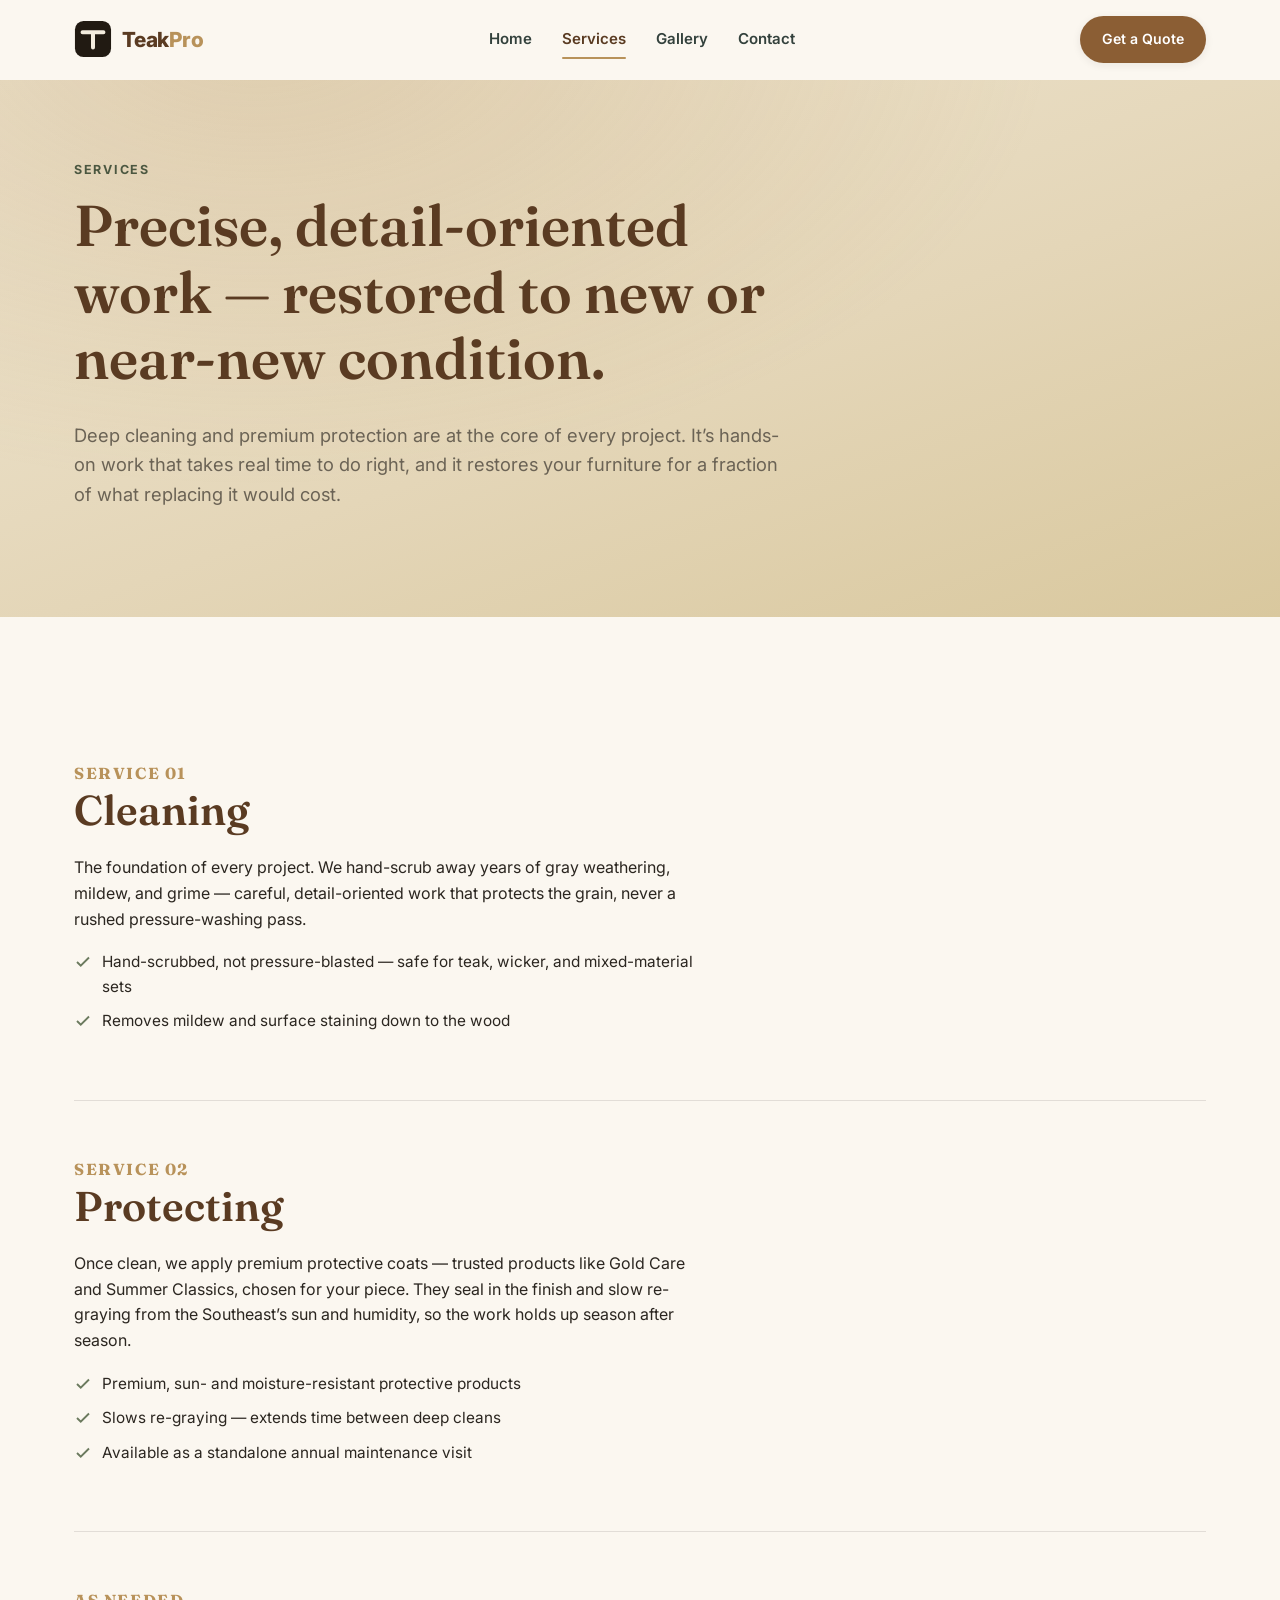
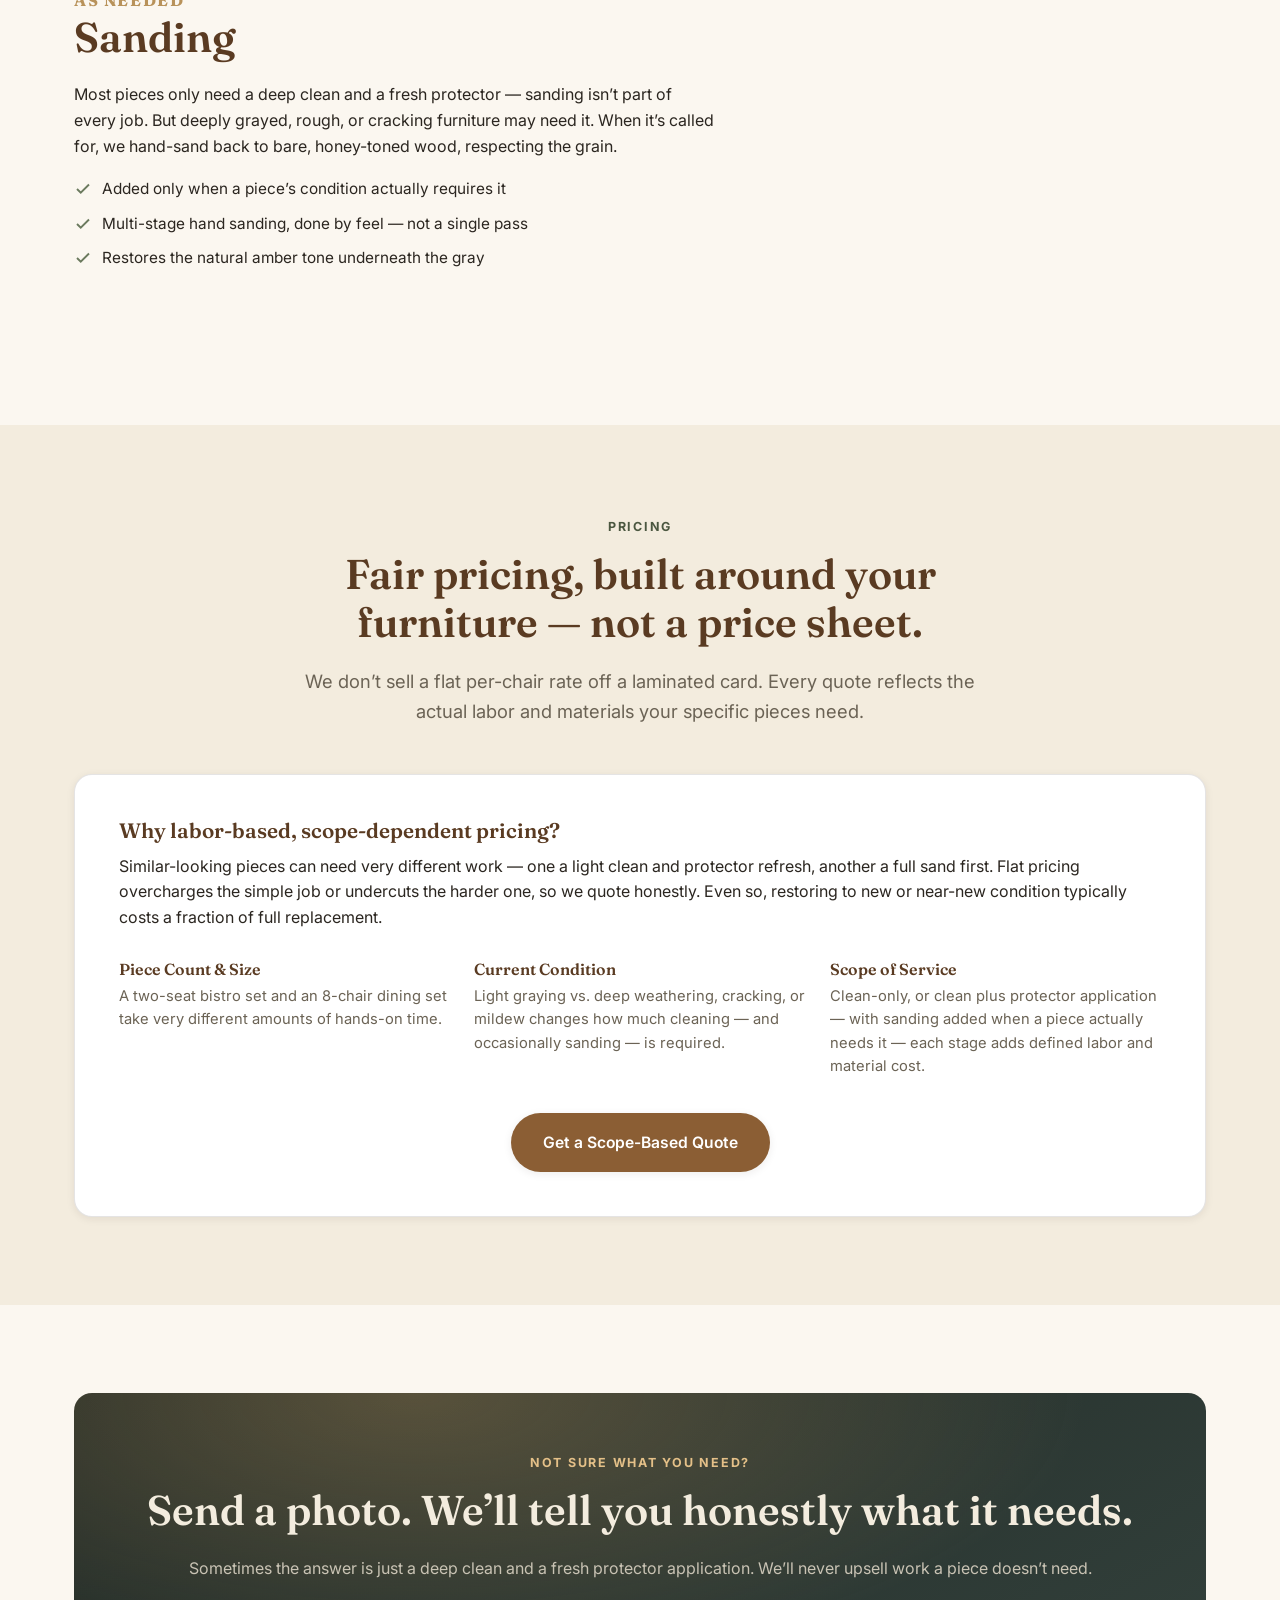
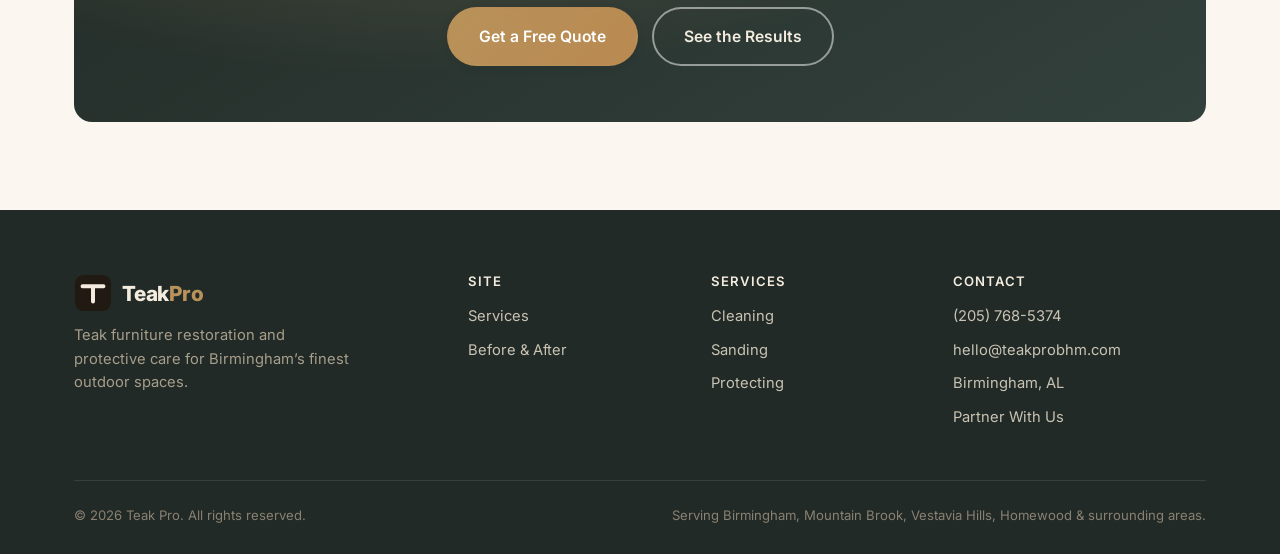
<file: services.html>
<!DOCTYPE html>
<html lang="en">
<head>
<meta charset="UTF-8">
<meta name="viewport" content="width=device-width, initial-scale=1.0">
<title>Cleaning &amp; Protective Care | Teak Pro Birmingham</title>
<meta name="description" content="Detail-oriented teak furniture cleaning and premium protective treatments (Gold Care, Summer Classics) for Birmingham, Mountain Brook, Vestavia Hills, Homewood, and surrounding areas. Restored to new or near-new condition for a fraction of the cost of replacement.">
<link rel="icon" type="image/svg+xml" href="images/favicon.svg">
<link rel="preconnect" href="https://fonts.googleapis.com">
<link rel="preconnect" href="https://fonts.gstatic.com" crossorigin>
<link href="https://fonts.googleapis.com/css2?family=Fraunces:ital,wght@0,500;0,600;0,700;1,500&family=Inter:wght@400;500;600;700;800&display=swap" rel="stylesheet">
<link rel="stylesheet" href="css/style.css">
</head>
<body>

<header class="nav">
  <div class="nav__inner">
    <a href="index.html" class="brand">
      <svg class="brand__mark" viewBox="0 0 40 40" xmlns="http://www.w3.org/2000/svg">
        <rect x="1" y="1" width="38" height="38" rx="9" fill="#211A12"/>
        <path d="M9 13h22M20 13v16" stroke="#F3ECDE" stroke-width="4.2" stroke-linecap="round"/>
      </svg>
      <span class="brand__name">Teak<span>Pro</span></span>
    </a>
    <nav class="nav__links" aria-label="Primary">
      <a href="index.html">Home</a>
      <a href="services.html" class="is-active">Services</a>
      <a href="gallery.html">Gallery</a>
      <!-- <a href="about.html">About</a> -->
      <a href="contact.html">Contact</a>
    </nav>
    <div class="nav__cta">
      <span class="nav__phone">(205) 768-5374</span>
      <a href="contact.html" class="btn btn--primary btn--sm">Get a Quote</a>
      <button class="nav__toggle" aria-label="Toggle menu" aria-expanded="false">
        <span></span><span></span><span></span>
      </button>
    </div>
  </div>
</header>

<section class="hero" style="padding-bottom:60px;">
  <div class="container">
    <div class="section-head" style="max-width:720px;">
      <span class="eyebrow">Services</span>
      <h1>Precise, detail-oriented work &mdash; restored to new or near-new condition.</h1>
      <p class="lede">Deep cleaning and premium protection are at the core of every project. It&rsquo;s hands-on work that takes real time to do right, and it restores your furniture for a fraction of what replacing it would cost.</p>
    </div>
  </div>
</section>

<section class="section">
  <div class="container">

    <div class="service-block service-block--text-only" id="cleaning">
      <div class="service-block__copy">
        <span class="service-block__num">SERVICE 01</span>
        <h2>Cleaning</h2>
        <p>The foundation of every project. We hand-scrub away years of gray weathering, mildew, and grime &mdash; careful, detail-oriented work that protects the grain, never a rushed pressure-washing pass.</p>
        <ul class="check-list">
          <li><svg viewBox="0 0 24 24" fill="none" stroke="currentColor" stroke-width="2.5"><path d="M20 6L9 17l-5-5"/></svg>Hand-scrubbed, not pressure-blasted &mdash; safe for teak, wicker, and mixed-material sets</li>
          <li><svg viewBox="0 0 24 24" fill="none" stroke="currentColor" stroke-width="2.5"><path d="M20 6L9 17l-5-5"/></svg>Removes mildew and surface staining down to the wood</li>
        </ul>
      </div>
    </div>

    <div class="service-block service-block--text-only" id="protecting">
      <div class="service-block__copy">
        <span class="service-block__num">SERVICE 02</span>
        <h2>Protecting</h2>
        <p>Once clean, we apply premium protective coats &mdash; trusted products like Gold Care and Summer Classics, chosen for your piece. They seal in the finish and slow re-graying from the Southeast&rsquo;s sun and humidity, so the work holds up season after season.</p>
        <ul class="check-list">
          <li><svg viewBox="0 0 24 24" fill="none" stroke="currentColor" stroke-width="2.5"><path d="M20 6L9 17l-5-5"/></svg>Premium, sun- and moisture-resistant protective products</li>
          <li><svg viewBox="0 0 24 24" fill="none" stroke="currentColor" stroke-width="2.5"><path d="M20 6L9 17l-5-5"/></svg>Slows re-graying &mdash; extends time between deep cleans</li>
          <li><svg viewBox="0 0 24 24" fill="none" stroke="currentColor" stroke-width="2.5"><path d="M20 6L9 17l-5-5"/></svg>Available as a standalone annual maintenance visit</li>
        </ul>
      </div>
    </div>

    <div class="service-block service-block--text-only" id="sanding">
      <div class="service-block__copy">
        <span class="service-block__num">AS NEEDED</span>
        <h2>Sanding</h2>
        <p>Most pieces only need a deep clean and a fresh protector &mdash; sanding isn&rsquo;t part of every job. But deeply grayed, rough, or cracking furniture may need it. When it&rsquo;s called for, we hand-sand back to bare, honey-toned wood, respecting the grain.</p>
        <ul class="check-list">
          <li><svg viewBox="0 0 24 24" fill="none" stroke="currentColor" stroke-width="2.5"><path d="M20 6L9 17l-5-5"/></svg>Added only when a piece&rsquo;s condition actually requires it</li>
          <li><svg viewBox="0 0 24 24" fill="none" stroke="currentColor" stroke-width="2.5"><path d="M20 6L9 17l-5-5"/></svg>Multi-stage hand sanding, done by feel &mdash; not a single pass</li>
          <li><svg viewBox="0 0 24 24" fill="none" stroke="currentColor" stroke-width="2.5"><path d="M20 6L9 17l-5-5"/></svg>Restores the natural amber tone underneath the gray</li>
        </ul>
      </div>
    </div>

  </div>
</section>

<!-- ============ PRICING PHILOSOPHY ============ -->
<section class="section section--alt">
  <div class="container">
    <div class="section-head center mx-auto">
      <span class="eyebrow">Pricing</span>
      <h2>Fair pricing, built around your furniture &mdash; not a price sheet.</h2>
      <p class="lede">We don&rsquo;t sell a flat per-chair rate off a laminated card. Every quote reflects the actual labor and materials your specific pieces need.</p>
    </div>
    <div class="pricing-panel">
      <h3 class="mt-0">Why labor-based, scope-dependent pricing?</h3>
      <p>Similar-looking pieces can need very different work &mdash; one a light clean and protector refresh, another a full sand first. Flat pricing overcharges the simple job or undercuts the harder one, so we quote honestly. Even so, restoring to new or near-new condition typically costs a fraction of full replacement.</p>
      <div class="pricing-factors">
        <div>
          <h4>Piece Count &amp; Size</h4>
          <p>A two-seat bistro set and an 8-chair dining set take very different amounts of hands-on time.</p>
        </div>
        <div>
          <h4>Current Condition</h4>
          <p>Light graying vs. deep weathering, cracking, or mildew changes how much cleaning &mdash; and occasionally sanding &mdash; is required.</p>
        </div>
        <div>
          <h4>Scope of Service</h4>
          <p>Clean-only, or clean plus protector application &mdash; with sanding added when a piece actually needs it &mdash; each stage adds defined labor and material cost.</p>
        </div>
      </div>
      <div class="text-center" style="margin-top:34px;">
        <a href="contact.html" class="btn btn--primary">Get a Scope-Based Quote</a>
      </div>
    </div>
  </div>
</section>

<section class="section">
  <div class="container">
    <div class="cta-band">
      <span class="eyebrow">Not Sure What You Need?</span>
      <h2>Send a photo. We&rsquo;ll tell you honestly what it needs.</h2>
      <p>Sometimes the answer is just a deep clean and a fresh protector application. We&rsquo;ll never upsell work a piece doesn&rsquo;t need.</p>
      <div class="btn-row">
        <a href="contact.html" class="btn btn--gold">Get a Free Quote</a>
        <a href="gallery.html" class="btn btn--ghost-light">See the Results</a>
      </div>
    </div>
  </div>
</section>

<footer class="footer">
  <div class="container">
    <div class="footer__grid">
      <div>
        <a href="index.html" class="brand">
          <svg class="brand__mark" viewBox="0 0 40 40" xmlns="http://www.w3.org/2000/svg">
            <rect x="1" y="1" width="38" height="38" rx="9" fill="#211A12"/>
            <path d="M9 13h22M20 13v16" stroke="#F3ECDE" stroke-width="4.2" stroke-linecap="round"/>
          </svg>
          <span class="brand__name">Teak<span>Pro</span></span>
        </a>
        <p class="footer__tag">Teak furniture restoration and protective care for Birmingham&rsquo;s finest outdoor spaces.</p>
      </div>
      <div>
        <h4>Site</h4>
        <ul>
          <li><a href="services.html">Services</a></li>
          <li><a href="gallery.html">Before &amp; After</a></li>
          <!-- <li><a href="about.html">About</a></li> -->
        </ul>
      </div>
      <div>
        <h4>Services</h4>
        <ul>
          <li><a href="services.html#cleaning">Cleaning</a></li>
          <li><a href="services.html#sanding">Sanding</a></li>
          <li><a href="services.html#protecting">Protecting</a></li>
        </ul>
      </div>
      <div>
        <h4>Contact</h4>
        <ul>
          <li><a href="tel:+12057685374">(205) 768-5374</a></li>
          <li><a href="mailto:hello@teakprobhm.com">hello@teakprobhm.com</a></li>
          <li>Birmingham, AL</li>
          <li><a href="contact.html#partners">Partner With Us</a></li>
        </ul>
      </div>
    </div>
    <div class="footer__bottom">
      <span>&copy; <span data-year></span> Teak Pro. All rights reserved.</span>
      <span>Serving Birmingham, Mountain Brook, Vestavia Hills, Homewood &amp; surrounding areas.</span>
    </div>
  </div>
</footer>

<script src="js/main.js"></script>
</body>
</html>
</file>
<file: css/style.css>
/* ==========================================================================
   Teak Pro — Design System
   Warm teak/wood tones, muted sage, premium outdoor-living aesthetic.
   ========================================================================== */

:root {
  /* Colors */
  --bg: #FBF7F0;
  --bg-alt: #F3ECDE;
  --bg-deep: #EDE3D0;
  --teak: #8B5E34;
  --teak-dark: #5A3B22;
  --teak-light: #B98950;
  --sage: #6B7A5E;
  --sage-dark: #4B5740;
  --slate: #33413C;
  --slate-deep: #212A26;
  --gold: #B8925A;
  --gold-light: #E4C088;
  --text: #2B2620;
  --text-muted: #6B6355;
  --white: #FFFFFF;
  --cream: #FBF7F0;
  --line: rgba(43, 38, 32, 0.12);

  /* Type */
  --font-head: "Fraunces", Georgia, serif;
  --font-body: "Inter", -apple-system, BlinkMacSystemFont, "Segoe UI", sans-serif;

  /* Spacing / shape */
  --radius: 10px;
  --radius-lg: 18px;
  --shadow-sm: 0 2px 8px rgba(33, 26, 15, 0.08);
  --shadow-md: 0 8px 30px rgba(33, 26, 15, 0.12);
  --shadow-lg: 0 20px 60px rgba(33, 26, 15, 0.18);
  --container: 1180px;
}

/* ---------- Reset ---------- */
*, *::before, *::after { box-sizing: border-box; }
html { scroll-behavior: smooth; }
body {
  margin: 0;
  font-family: var(--font-body);
  color: var(--text);
  background: var(--bg);
  line-height: 1.6;
  -webkit-font-smoothing: antialiased;
  overflow-x: hidden;
}
img { max-width: 100%; display: block; }
a { color: inherit; text-decoration: none; }
ul { list-style: none; margin: 0; padding: 0; }
h1, h2, h3, h4 {
  font-family: var(--font-head);
  color: var(--teak-dark);
  margin: 0 0 0.5em;
  line-height: 1.15;
  font-weight: 600;
}
p { margin: 0 0 1em; }
button { font-family: inherit; cursor: pointer; }
input, textarea, select { font-family: inherit; font-size: 1rem; }

.container {
  max-width: var(--container);
  margin: 0 auto;
  padding: 0 24px;
}
.section { padding: 88px 0; }
.section--tight { padding: 56px 0; }
.section--alt { background: var(--bg-alt); }
.section--deep {
  background: linear-gradient(160deg, var(--slate-deep), var(--slate));
  color: #EDE9DF;
}
.section--deep h2, .section--deep h3 { color: #F3ECDE; }
.section--deep p { color: #C9C3B4; }

.eyebrow {
  display: inline-block;
  font-family: var(--font-body);
  font-size: 0.78rem;
  letter-spacing: 0.14em;
  text-transform: uppercase;
  font-weight: 700;
  color: var(--sage-dark);
  margin-bottom: 14px;
}
.section--deep .eyebrow { color: var(--gold-light); }

.section-head { max-width: 680px; margin: 0 0 48px; }
.section-head.center { margin-left: auto; margin-right: auto; text-align: center; }
h1 { font-size: clamp(2.4rem, 5vw, 3.6rem); }
h2 { font-size: clamp(1.9rem, 3.4vw, 2.6rem); }
h3 { font-size: 1.3rem; }
.lede { font-size: 1.15rem; color: var(--text-muted); }

/* ---------- Buttons ---------- */
.btn {
  display: inline-flex;
  align-items: center;
  gap: 8px;
  padding: 15px 30px;
  border-radius: 999px;
  font-weight: 600;
  font-size: 0.98rem;
  border: 2px solid transparent;
  transition: transform 0.18s ease, box-shadow 0.18s ease, background 0.18s ease, color 0.18s ease;
  white-space: nowrap;
}
.btn:hover { transform: translateY(-2px); }
.btn--primary { background: var(--teak); color: var(--white); box-shadow: var(--shadow-sm); }
.btn--primary:hover { background: var(--teak-dark); box-shadow: var(--shadow-md); }
.btn--gold { background: linear-gradient(135deg, var(--gold), var(--teak-light)); color: var(--white); box-shadow: var(--shadow-sm); }
.btn--gold:hover { box-shadow: var(--shadow-md); }
.btn--outline { border-color: currentColor; color: var(--teak-dark); }
.btn--outline:hover { background: var(--teak-dark); color: var(--white); }
.btn--ghost-light { border-color: rgba(255,255,255,0.5); color: #F3ECDE; }
.btn--ghost-light:hover { background: rgba(255,255,255,0.12); }
.btn--sm { padding: 10px 20px; font-size: 0.88rem; }
.btn--block { width: 100%; justify-content: center; }

/* ---------- Nav ---------- */
.nav {
  position: sticky;
  top: 0;
  z-index: 100;
  background: rgba(251, 247, 240, 0.92);
  backdrop-filter: saturate(160%) blur(10px);
  border-bottom: 1px solid transparent;
  transition: border-color 0.2s ease, box-shadow 0.2s ease;
}
.nav.is-scrolled { border-color: var(--line); box-shadow: 0 4px 20px rgba(33,26,15,0.06); }
.nav__inner {
  display: flex;
  align-items: center;
  justify-content: space-between;
  padding: 16px 24px;
  max-width: var(--container);
  margin: 0 auto;
}
.brand { display: flex; align-items: center; gap: 10px; }
.brand__mark { width: 38px; height: 38px; flex-shrink: 0; }
.brand__name {
  font-family: var(--font-body);
  font-weight: 800;
  font-size: 1.3rem;
  color: var(--teak-dark);
  letter-spacing: -0.01em;
}
.brand__name span { color: var(--gold); }

.nav__links {
  display: flex;
  align-items: center;
  gap: 30px;
}
.nav__links a {
  font-size: 0.94rem;
  font-weight: 600;
  color: var(--slate);
  position: relative;
  padding: 6px 0;
}
.nav__links a.is-active,
.nav__links a:hover { color: var(--teak-dark); }
.nav__links a.is-active::after {
  content: "";
  position: absolute;
  left: 0; right: 0; bottom: -2px;
  height: 2px;
  background: var(--gold);
  border-radius: 2px;
}
.nav__cta { display: flex; align-items: center; gap: 14px; }
.nav__phone { display: none; font-weight: 700; font-size: 0.92rem; color: var(--teak-dark); }

.nav__toggle {
  display: none;
  flex-direction: column;
  gap: 5px;
  background: none;
  border: none;
  padding: 6px;
}
.nav__toggle span { width: 24px; height: 2px; background: var(--teak-dark); border-radius: 2px; }

/* ---------- Hero ---------- */
.hero {
  position: relative;
  overflow: hidden;
  background:
    radial-gradient(ellipse at 20% -10%, rgba(184,146,90,0.28), transparent 55%),
    linear-gradient(160deg, #EFE6D2 0%, #E4D6B8 55%, #D9C89E 100%);
  padding: 76px 0 0;
}
.hero__grain {
  position: absolute;
  inset: 0;
  opacity: 0.5;
  mix-blend-mode: multiply;
  pointer-events: none;
}
.hero__inner {
  position: relative;
  display: grid;
  grid-template-columns: 1.05fr 0.95fr;
  gap: 56px;
  align-items: center;
  padding-bottom: 70px;
}
.hero__copy .eyebrow { color: var(--sage-dark); }
.hero__title { margin-bottom: 20px; }
.hero__title em {
  font-style: italic;
  color: var(--gold);
}
.hero__sub { font-size: 1.18rem; color: var(--text-muted); max-width: 520px; margin-bottom: 32px; }
.hero__actions { display: flex; flex-wrap: wrap; gap: 14px; margin-bottom: 34px; }
.hero__trust { display: flex; flex-wrap: wrap; gap: 10px 26px; font-size: 0.86rem; color: var(--slate); }
.hero__trust li { display: flex; align-items: center; gap: 8px; font-weight: 600; }
.hero__trust li::before {
  content: "";
  width: 6px; height: 6px; border-radius: 50%;
  background: var(--sage);
  flex-shrink: 0;
}

.hero__visual {
  position: relative;
  border-radius: var(--radius-lg);
  overflow: hidden;
  box-shadow: var(--shadow-lg);
  aspect-ratio: 4 / 5;
}
.hero__visual .compare { aspect-ratio: auto; height: 100%; }

/* Photo placeholder system — swap in real photos by dropping a file at the
   given src; if the file is missing/broken, a styled placeholder with the
   caption shows automatically instead of a broken-image icon. */
.photo-slot {
  position: relative;
  width: 100%;
  height: 100%;
  background: linear-gradient(150deg, #C9B78C, #A9895A);
  display: flex;
  align-items: flex-end;
  color: #fff;
  overflow: hidden;
}
.photo-slot img {
  position: absolute;
  inset: 0;
  width: 100%;
  height: 100%;
  object-fit: cover;
}
.photo-slot.is-empty { align-items: center; justify-content: center; text-align: center; }
.photo-slot__badge {
  position: relative;
  z-index: 2;
  padding: 18px 20px;
  width: 100%;
  background: linear-gradient(to top, rgba(20,15,8,0.72), transparent);
  font-size: 0.85rem;
  font-weight: 600;
  letter-spacing: 0.02em;
}
.photo-slot.is-empty .photo-slot__badge {
  background: none;
  position: static;
  padding: 28px;
}
.photo-slot__icon {
  width: 34px; height: 34px; margin: 0 auto 10px;
  opacity: 0.85;
}
.photo-slot__hint {
  display: block;
  font-size: 0.72rem;
  font-weight: 500;
  opacity: 0.85;
  margin-top: 6px;
  font-family: "SFMono-Regular", Consolas, monospace;
}
.photo-slot--tag {
  position: absolute;
  top: 14px; left: 14px;
  z-index: 2;
  padding: 5px 12px;
  border-radius: 999px;
  font-size: 0.7rem;
  font-weight: 800;
  letter-spacing: 0.06em;
  text-transform: uppercase;
}
.photo-slot--tag.before { background: rgba(33,26,15,0.78); color: #F3ECDE; }
.photo-slot--tag.after { background: var(--sage); color: #fff; }

/* Dashed placeholder card (used where no fixed image frame exists) */
.placeholder-card {
  border: 2px dashed rgba(90, 59, 34, 0.35);
  border-radius: var(--radius-lg);
  background: rgba(255,255,255,0.4);
  display: flex;
  flex-direction: column;
  align-items: center;
  justify-content: center;
  text-align: center;
  color: var(--text-muted);
  padding: 40px 20px;
  min-height: 220px;
}
.placeholder-card strong { color: var(--teak-dark); display: block; margin-bottom: 4px; }

/* ---------- Value props / cards ---------- */
.grid-3 { display: grid; grid-template-columns: repeat(3, 1fr); gap: 28px; }
.grid-4 { display: grid; grid-template-columns: repeat(4, 1fr); gap: 24px; }
.grid-2 { display: grid; grid-template-columns: repeat(2, 1fr); gap: 28px; }

.card {
  background: var(--white);
  border-radius: var(--radius-lg);
  padding: 32px 28px;
  box-shadow: var(--shadow-sm);
  border: 1px solid var(--line);
}
.card__icon {
  width: 46px; height: 46px;
  border-radius: 12px;
  background: linear-gradient(135deg, var(--sage), var(--sage-dark));
  display: flex; align-items: center; justify-content: center;
  color: #fff; margin-bottom: 18px;
}
.card__icon svg { width: 22px; height: 22px; }
.card--gold .card__icon { background: linear-gradient(135deg, var(--gold), var(--teak-light)); }
.card p:last-child { margin-bottom: 0; }

/* ---------- Process steps ---------- */
.steps {
  display: grid;
  grid-template-columns: repeat(3, 1fr);
  gap: 20px;
  counter-reset: step;
}
.step { position: relative; padding-top: 8px; }
.step__num {
  font-family: var(--font-head);
  font-size: 2.4rem;
  color: var(--gold);
  opacity: 0.85;
  margin-bottom: 6px;
  font-weight: 700;
}
.step h3 { margin-bottom: 8px; font-size: 1.1rem; }
.step p { color: var(--text-muted); font-size: 0.95rem; margin: 0; }

/* ---------- Before/After compare slider ---------- */
.compare {
  position: relative;
  border-radius: var(--radius-lg);
  overflow: hidden;
  box-shadow: var(--shadow-md);
  aspect-ratio: 4 / 3;
  user-select: none;
  touch-action: pan-y;
}
.compare__after,
.compare__before {
  position: absolute; inset: 0;
}
.compare__before { overflow: hidden; width: 50%; z-index: 2; }
.compare__before .photo-slot,
.compare__after .photo-slot { width: 100%; height: 100%; }
.compare__before-inner { width: 100%; height: 100%; position: relative; }
.compare__handle {
  position: absolute;
  top: 0; bottom: 0;
  left: 50%;
  width: 3px;
  background: #fff;
  transform: translateX(-50%);
  z-index: 3;
  cursor: ew-resize;
  box-shadow: 0 0 0 1px rgba(0,0,0,0.1);
}
.compare__handle::after {
  content: "⇔";
  position: absolute;
  top: 50%; left: 50%;
  transform: translate(-50%, -50%);
  width: 44px; height: 44px;
  background: #fff;
  border-radius: 50%;
  display: flex; align-items: center; justify-content: center;
  font-size: 1.1rem;
  color: var(--teak-dark);
  box-shadow: var(--shadow-md);
}
.compare__label {
  position: absolute;
  bottom: 14px;
  z-index: 4;
  padding: 5px 12px;
  border-radius: 999px;
  font-size: 0.7rem;
  font-weight: 800;
  letter-spacing: 0.06em;
  text-transform: uppercase;
}
.compare__label--before { left: 14px; background: rgba(33,26,15,0.78); color: #F3ECDE; }
.compare__label--after { right: 14px; background: var(--sage); color: #fff; }
.compare__caption {
  margin-top: 16px;
  display: flex;
  justify-content: space-between;
  align-items: baseline;
  gap: 12px;
  flex-wrap: wrap;
}
.compare__caption h3 { margin: 0; font-size: 1.08rem; }
.compare__caption span { font-size: 0.85rem; color: var(--text-muted); }

/* ---------- Gallery ---------- */
.filter-bar {
  display: flex;
  flex-wrap: wrap;
  gap: 10px;
  margin-bottom: 40px;
}
.filter-bar button {
  padding: 9px 18px;
  border-radius: 999px;
  border: 1px solid var(--line);
  background: var(--white);
  font-weight: 600;
  font-size: 0.88rem;
  color: var(--slate);
  transition: all 0.15s ease;
}
.filter-bar button:hover { border-color: var(--teak); }
.filter-bar button.is-active { background: var(--teak-dark); color: #fff; border-color: var(--teak-dark); }

.gallery-grid {
  display: grid;
  grid-template-columns: repeat(2, 1fr);
  gap: 32px;
}
.gallery-item[hidden] { display: none; }

/* Traditional side-by-side before/after (gallery page) */
.before-after {
  display: grid;
  grid-template-columns: 1fr 1fr;
  gap: 16px;
}
.before-after .photo-slot {
  border-radius: var(--radius-lg);
  overflow: hidden;
  box-shadow: var(--shadow-md);
  aspect-ratio: 4 / 3;
}
.gallery-item__tags {
  margin-top: 10px;
  display: flex;
  gap: 8px;
  flex-wrap: wrap;
}
.gallery-item__tags span {
  font-size: 0.72rem;
  font-weight: 700;
  text-transform: uppercase;
  letter-spacing: 0.04em;
  color: var(--sage-dark);
  background: rgba(107,122,94,0.12);
  padding: 4px 10px;
  border-radius: 999px;
}

.gallery-note {
  margin-top: 56px;
  padding: 26px 28px;
  border-radius: var(--radius-lg);
  background: var(--bg-deep);
  border: 1px solid var(--line);
  font-size: 0.92rem;
  color: var(--text-muted);
}
.gallery-note strong { color: var(--teak-dark); }

/* ---------- Service list ---------- */
.service-block {
  display: grid;
  grid-template-columns: 0.9fr 1.1fr;
  gap: 50px;
  align-items: center;
  padding: 56px 0;
  border-bottom: 1px solid var(--line);
}
.service-block:last-child { border-bottom: none; }
.service-block:nth-child(even) .service-block__visual { order: 2; }
.service-block--text-only { grid-template-columns: 1fr; }
.service-block--text-only .service-block__copy { max-width: 640px; }
.service-block__num {
  font-family: var(--font-head);
  color: var(--gold);
  font-size: 1rem;
  font-weight: 700;
  letter-spacing: 0.1em;
}
.service-block__visual .photo-slot { border-radius: var(--radius-lg); aspect-ratio: 4/3; box-shadow: var(--shadow-md); position: relative; overflow: hidden; }
.service-block ul.check-list { margin-top: 18px; }
.check-list li {
  display: flex;
  gap: 10px;
  align-items: flex-start;
  margin-bottom: 10px;
  font-size: 0.96rem;
  color: var(--text);
}
.check-list li svg { width: 18px; height: 18px; flex-shrink: 0; margin-top: 3px; color: var(--sage); }
.badge-gold {
  display: inline-flex;
  align-items: center;
  gap: 6px;
  background: linear-gradient(135deg, var(--gold), var(--teak-light));
  color: #fff;
  font-size: 0.72rem;
  font-weight: 800;
  letter-spacing: 0.06em;
  text-transform: uppercase;
  padding: 5px 12px;
  border-radius: 999px;
  margin-bottom: 14px;
}

/* ---------- Pricing philosophy ---------- */
.pricing-panel {
  background: var(--white);
  border: 1px solid var(--line);
  border-radius: var(--radius-lg);
  padding: 44px;
  box-shadow: var(--shadow-sm);
}
.pricing-factors {
  display: grid;
  grid-template-columns: repeat(3, 1fr);
  gap: 24px;
  margin-top: 30px;
}
.pricing-factors div { text-align: left; }
.pricing-factors h4 { margin: 0 0 6px; font-size: 1rem; color: var(--teak-dark); font-family: var(--font-head); }
.pricing-factors p { font-size: 0.92rem; color: var(--text-muted); margin: 0; }

.trust-strip {
  display: flex;
  flex-wrap: wrap;
  gap: 18px;
  margin-top: 26px;
}
.trust-pill {
  display: flex;
  align-items: center;
  gap: 10px;
  background: var(--white);
  border: 1px solid var(--line);
  padding: 12px 18px;
  border-radius: 999px;
  font-weight: 700;
  font-size: 0.88rem;
  color: var(--teak-dark);
  box-shadow: var(--shadow-sm);
}
.trust-pill svg { width: 18px; height: 18px; color: var(--gold); }

/* ---------- About ---------- */
.about-hero {
  display: grid;
  grid-template-columns: 0.85fr 1.15fr;
  gap: 56px;
  align-items: center;
}
.about-hero .photo-slot { border-radius: var(--radius-lg); aspect-ratio: 4/5; box-shadow: var(--shadow-lg); }
.pull-quote {
  font-family: var(--font-head);
  font-size: 1.5rem;
  color: var(--teak-dark);
  font-style: italic;
  border-left: 3px solid var(--gold);
  padding-left: 22px;
  margin: 30px 0;
}
.values-grid { display: grid; grid-template-columns: repeat(3, 1fr); gap: 24px; margin-top: 20px; }

/* ---------- Testimonials ---------- */
.testimonial-grid { display: grid; grid-template-columns: repeat(3, 1fr); gap: 24px; }
.testimonial {
  background: var(--white);
  border: 1px solid var(--line);
  border-radius: var(--radius-lg);
  padding: 28px;
  box-shadow: var(--shadow-sm);
  display: flex;
  flex-direction: column;
  height: 100%;
}
.testimonial__stars { color: var(--gold); letter-spacing: 3px; margin-bottom: 12px; font-size: 1rem; }
.testimonial__body { color: var(--text); font-size: 0.98rem; flex: 1; }
.testimonial__meta { display: flex; align-items: center; gap: 10px; margin-top: 18px; padding-top: 16px; border-top: 1px solid var(--line); }
.testimonial__avatar {
  width: 38px; height: 38px; border-radius: 50%;
  background: linear-gradient(135deg, var(--sage), var(--teak));
  color: #fff; display: flex; align-items: center; justify-content: center;
  font-weight: 700; font-size: 0.85rem; flex-shrink: 0;
}
.testimonial__name { font-weight: 700; font-size: 0.9rem; color: var(--teak-dark); }
.testimonial__loc { font-size: 0.78rem; color: var(--text-muted); }
.testimonial--placeholder {
  border: 2px dashed rgba(90,59,34,0.3);
  background: rgba(255,255,255,0.5);
  color: var(--text-muted);
  align-items: center;
  justify-content: center;
  text-align: center;
}
.google-badge {
  display: inline-flex; align-items: center; gap: 10px;
  background: var(--white); border: 1px solid var(--line);
  padding: 12px 20px; border-radius: 999px; box-shadow: var(--shadow-sm);
  font-weight: 700; font-size: 0.92rem; color: var(--slate);
}
.google-badge strong { color: var(--teak-dark); }
.google-badge .stars { color: var(--gold); }

/* ---------- Forms ---------- */
.form-tabs {
  display: inline-flex;
  padding: 5px;
  background: var(--bg-deep);
  border-radius: 999px;
  margin-bottom: 34px;
  gap: 4px;
}
.form-tabs button {
  border: none;
  background: transparent;
  padding: 11px 22px;
  border-radius: 999px;
  font-weight: 700;
  font-size: 0.9rem;
  color: var(--text-muted);
  transition: all 0.15s ease;
}
.form-tabs button.is-active { background: var(--teak-dark); color: #fff; box-shadow: var(--shadow-sm); }

.form-panel[hidden] { display: none; }

.contact-layout {
  display: grid;
  grid-template-columns: 1.2fr 0.8fr;
  gap: 56px;
  align-items: start;
}

.field { margin-bottom: 20px; }
.field label {
  display: block;
  font-weight: 700;
  font-size: 0.88rem;
  color: var(--teak-dark);
  margin-bottom: 7px;
}
.field .hint { font-weight: 400; color: var(--text-muted); font-size: 0.8rem; }
.field input[type="text"],
.field input[type="email"],
.field input[type="tel"],
.field select,
.field textarea {
  width: 100%;
  padding: 13px 16px;
  border-radius: var(--radius);
  border: 1px solid rgba(90,59,34,0.25);
  background: var(--white);
  color: var(--text);
  transition: border-color 0.15s ease, box-shadow 0.15s ease;
}
.field input:focus, .field select:focus, .field textarea:focus {
  outline: none;
  border-color: var(--teak);
  box-shadow: 0 0 0 3px rgba(139,94,52,0.15);
}
.field textarea { resize: vertical; min-height: 110px; }
.field-row { display: grid; grid-template-columns: 1fr 1fr; gap: 16px; }

.file-drop {
  border: 2px dashed rgba(90,59,34,0.3);
  border-radius: var(--radius);
  padding: 26px;
  text-align: center;
  color: var(--text-muted);
  font-size: 0.9rem;
  background: rgba(255,255,255,0.5);
  cursor: pointer;
  transition: border-color 0.15s ease, background 0.15s ease;
}
.file-drop:hover { border-color: var(--teak); background: rgba(255,255,255,0.85); }
.file-drop input { display: none; }
.file-drop strong { color: var(--teak-dark); }
.file-drop__list { margin-top: 10px; font-size: 0.82rem; color: var(--sage-dark); font-weight: 600; }

.form-note {
  font-size: 0.82rem;
  color: var(--text-muted);
  margin-top: 14px;
}

.contact-side .card { margin-bottom: 20px; }
.contact-info li { display: flex; gap: 12px; align-items: flex-start; margin-bottom: 16px; }
.contact-info li svg { width: 20px; height: 20px; color: var(--sage); flex-shrink: 0; margin-top: 2px; }
.contact-info strong { display: block; color: var(--teak-dark); font-size: 0.92rem; }
.contact-info span { font-size: 0.9rem; color: var(--text-muted); }

.partner-banner {
  border-radius: var(--radius-lg);
  padding: 40px;
  background: linear-gradient(150deg, var(--slate-deep), var(--slate));
  color: #EDE9DF;
  display: grid;
  grid-template-columns: 1.3fr 0.7fr;
  gap: 30px;
  align-items: center;
}
.partner-banner h3 { color: #F3ECDE; margin-bottom: 10px; }
.partner-banner p { color: #C9C3B4; margin-bottom: 0; }

/* ---------- Footer ---------- */
.footer {
  background: var(--slate-deep);
  color: #C9C3B4;
  padding: 64px 0 28px;
}
.footer__grid {
  display: grid;
  grid-template-columns: 1.4fr 0.8fr 0.8fr 1fr;
  gap: 40px;
  padding-bottom: 40px;
  border-bottom: 1px solid rgba(255,255,255,0.1);
}
.footer .brand__name { color: #F3ECDE; }
.footer__tag { margin-top: 12px; font-size: 0.92rem; color: #A79E8C; max-width: 280px; }
.footer h4 { color: #F3ECDE; font-family: var(--font-body); font-size: 0.82rem; letter-spacing: 0.08em; text-transform: uppercase; margin-bottom: 16px; }
.footer ul li { margin-bottom: 10px; font-size: 0.92rem; }
.footer ul li a:hover { color: #fff; }
.footer__bottom {
  padding-top: 24px;
  display: flex;
  justify-content: space-between;
  flex-wrap: wrap;
  gap: 10px;
  font-size: 0.82rem;
  color: #8A8172;
}

/* ---------- CTA band ---------- */
.cta-band {
  border-radius: var(--radius-lg);
  padding: 56px;
  text-align: center;
  background:
    radial-gradient(ellipse at 30% 0%, rgba(184,146,90,0.35), transparent 60%),
    linear-gradient(150deg, var(--slate-deep), var(--slate));
  color: #F3ECDE;
}
.cta-band .btn-row { display: flex; justify-content: center; gap: 14px; flex-wrap: wrap; margin-top: 26px; }
.cta-band p { color: #C9C3B4; }
.cta-band .eyebrow { color: var(--gold-light); }
.cta-band h2, .cta-band h3 { color: #F3ECDE; }

/* ---------- Big phone (Contact page) ---------- */
.big-phone {
  display: block;
  font-family: var(--font-head);
  font-weight: 700;
  color: var(--teak-dark);
  font-size: clamp(1.3rem, 7vw, 5rem);
  text-align: center;
  letter-spacing: 0.01em;
  white-space: normal;
  overflow-wrap: break-word;
  word-break: break-word;
}
.big-phone:hover { color: var(--gold); }

/* ---------- Utilities ---------- */
.mt-0 { margin-top: 0; }
.text-center { text-align: center; }
.mx-auto { margin-left: auto; margin-right: auto; }

/* ---------- Responsive ---------- */
@media (max-width: 980px) {
  .hero__inner { grid-template-columns: 1fr; padding-top: 20px; }
  .hero__visual { order: -1; aspect-ratio: 16/10; }
  .grid-3, .grid-4, .grid-2, .about-hero, .service-block,
  .contact-layout, .testimonial-grid, .values-grid, .pricing-factors,
  .partner-banner, .footer__grid, .steps {
    grid-template-columns: 1fr !important;
  }
  .service-block:nth-child(even) .service-block__visual { order: 0; }
  .gallery-grid { grid-template-columns: 1fr; }
  .nav__links, .nav__phone { display: none; }
  .nav__toggle { display: flex; }
  .nav.is-open .nav__links {
    display: flex;
    position: absolute;
    top: 100%; left: 0; right: 0;
    background: var(--bg);
    flex-direction: column;
    padding: 20px 24px 26px;
    gap: 18px;
    border-bottom: 1px solid var(--line);
    box-shadow: var(--shadow-md);
  }
  .field-row { grid-template-columns: 1fr; }
}

@media (max-width: 640px) {
  .section { padding: 60px 0; }
  h1 { font-size: 2.2rem; }
  .btn { padding: 13px 24px; font-size: 0.92rem; }
  .hero__actions { flex-direction: column; align-items: stretch; }
  .hero__actions .btn { justify-content: center; }
}

@media (max-width: 600px) {
  .nav__inner { padding: 14px 16px; }
  .brand__mark { width: 32px; height: 32px; }
  .brand__name { font-size: 1.05rem; }
}

@media (max-width: 460px) {
  .nav__cta .btn--sm { display: none; }
}
</file>
<file: css/admin.css>
/* Admin price estimator — self-contained monochrome theme.
   Intentionally does NOT reuse the marketing site's warm palette. */

.adm {
  --bg: #0a0a0a;
  --panel: #101010;
  --line: #262626;
  --line-bright: #3a3a3a;
  --text: #f4f4f4;
  --muted: #8a8a8a;
  --accent: #ffffff;

  margin: 0;
  min-height: 100vh;
  background: var(--bg);
  color: var(--text);
  font-family: "Inter", system-ui, sans-serif;
  font-weight: 400;
  -webkit-font-smoothing: antialiased;
  display: flex;
  align-items: center;
  justify-content: center;
  padding: 24px;
  box-sizing: border-box;
}

.adm *,
.adm *::before,
.adm *::after { box-sizing: border-box; }

/* ---- Password gate ---- */
.adm-gate {
  width: 100%;
  max-width: 360px;
}
.adm-gate__box {
  display: flex;
  flex-direction: column;
  gap: 18px;
  padding: 32px 28px;
  background: var(--panel);
  border: 1px solid var(--line);
  border-radius: 10px;
}
.adm-gate__brand {
  font-family: "JetBrains Mono", monospace;
  font-size: 12px;
  letter-spacing: 0.22em;
  color: var(--muted);
  text-align: center;
}
.adm-gate__brand span { color: var(--text); }
.adm-gate__err {
  margin: 0;
  min-height: 16px;
  font-family: "JetBrains Mono", monospace;
  font-size: 12px;
  letter-spacing: 0.04em;
  color: #d66;
  text-align: center;
}

/* ---- App shell ---- */
.adm-app {
  width: 100%;
  max-width: 440px;
  padding: 36px 32px 24px;
  background: var(--panel);
  border: 1px solid var(--line);
  border-radius: 12px;
}
.adm-head { margin-bottom: 26px; }
.adm-title {
  margin: 0;
  font-size: 24px;
  font-weight: 600;
  letter-spacing: -0.01em;
}
.adm-sub {
  margin: 6px 0 0;
  font-family: "JetBrains Mono", monospace;
  font-size: 11px;
  letter-spacing: 0.14em;
  text-transform: uppercase;
  color: var(--muted);
}

/* ---- Fields ---- */
.adm-grid {
  display: grid;
  grid-template-columns: 1fr 1fr;
  gap: 16px;
}
.adm-field {
  display: flex;
  flex-direction: column;
  gap: 8px;
}
.adm-field--toggle { grid-column: 1 / -1; }
.adm-field__label {
  font-size: 12px;
  letter-spacing: 0.06em;
  text-transform: uppercase;
  color: var(--muted);
}
.adm-field__label em {
  font-style: normal;
  text-transform: none;
  letter-spacing: 0;
  color: var(--line-bright);
}
.adm-input {
  width: 100%;
  padding: 12px 14px;
  background: #060606;
  border: 1px solid var(--line);
  border-radius: 8px;
  color: var(--text);
  font-family: "JetBrains Mono", monospace;
  font-size: 15px;
  transition: border-color 0.15s ease;
}
.adm-input:focus {
  outline: none;
  border-color: var(--accent);
}
/* strip number spinners for a cleaner look */
.adm-input::-webkit-outer-spin-button,
.adm-input::-webkit-inner-spin-button { -webkit-appearance: none; margin: 0; }
.adm-input[type="number"] { -moz-appearance: textfield; }

/* ---- Toggle ---- */
.adm-toggle {
  display: inline-flex;
  align-items: center;
  gap: 12px;
  padding: 0;
  background: none;
  border: 0;
  cursor: pointer;
  color: var(--text);
}
.adm-toggle__track {
  width: 46px;
  height: 26px;
  border-radius: 999px;
  background: #060606;
  border: 1px solid var(--line);
  position: relative;
  transition: border-color 0.15s ease, background 0.15s ease;
}
.adm-toggle__thumb {
  position: absolute;
  top: 3px;
  left: 3px;
  width: 18px;
  height: 18px;
  border-radius: 50%;
  background: var(--muted);
  transition: transform 0.18s ease, background 0.18s ease;
}
.adm-toggle[aria-checked="true"] .adm-toggle__track { border-color: var(--accent); }
.adm-toggle[aria-checked="true"] .adm-toggle__thumb {
  transform: translateX(20px);
  background: var(--accent);
}
.adm-toggle__val {
  font-family: "JetBrains Mono", monospace;
  font-size: 13px;
  letter-spacing: 0.06em;
  color: var(--muted);
}
.adm-toggle[aria-checked="true"] .adm-toggle__val { color: var(--text); }

/* ---- Output ---- */
.adm-out {
  margin-top: 28px;
  padding: 22px 24px;
  border: 1px solid var(--line-bright);
  border-radius: 10px;
  display: flex;
  align-items: baseline;
  justify-content: space-between;
  gap: 16px;
}
.adm-out__label {
  font-size: 12px;
  letter-spacing: 0.08em;
  text-transform: uppercase;
  color: var(--muted);
}
.adm-out__value {
  font-family: "JetBrains Mono", monospace;
  font-weight: 700;
  font-size: 34px;
  letter-spacing: -0.01em;
  color: var(--accent);
  font-variant-numeric: tabular-nums;
}

/* ---- Buttons ---- */
.adm-btn {
  padding: 12px 16px;
  background: var(--accent);
  color: #000;
  border: 0;
  border-radius: 8px;
  font-family: "Inter", sans-serif;
  font-size: 14px;
  font-weight: 600;
  letter-spacing: 0.02em;
  cursor: pointer;
  transition: opacity 0.15s ease;
}
.adm-btn:hover { opacity: 0.85; }

.adm-foot {
  margin-top: 18px;
  text-align: right;
}
.adm-link {
  background: none;
  border: 0;
  color: var(--muted);
  font-family: "JetBrains Mono", monospace;
  font-size: 12px;
  letter-spacing: 0.08em;
  cursor: pointer;
  padding: 4px 2px;
}
.adm-link:hover { color: var(--text); }

@media (max-width: 420px) {
  .adm-grid { grid-template-columns: 1fr; }
  .adm-out__value { font-size: 28px; }
}
</file>
